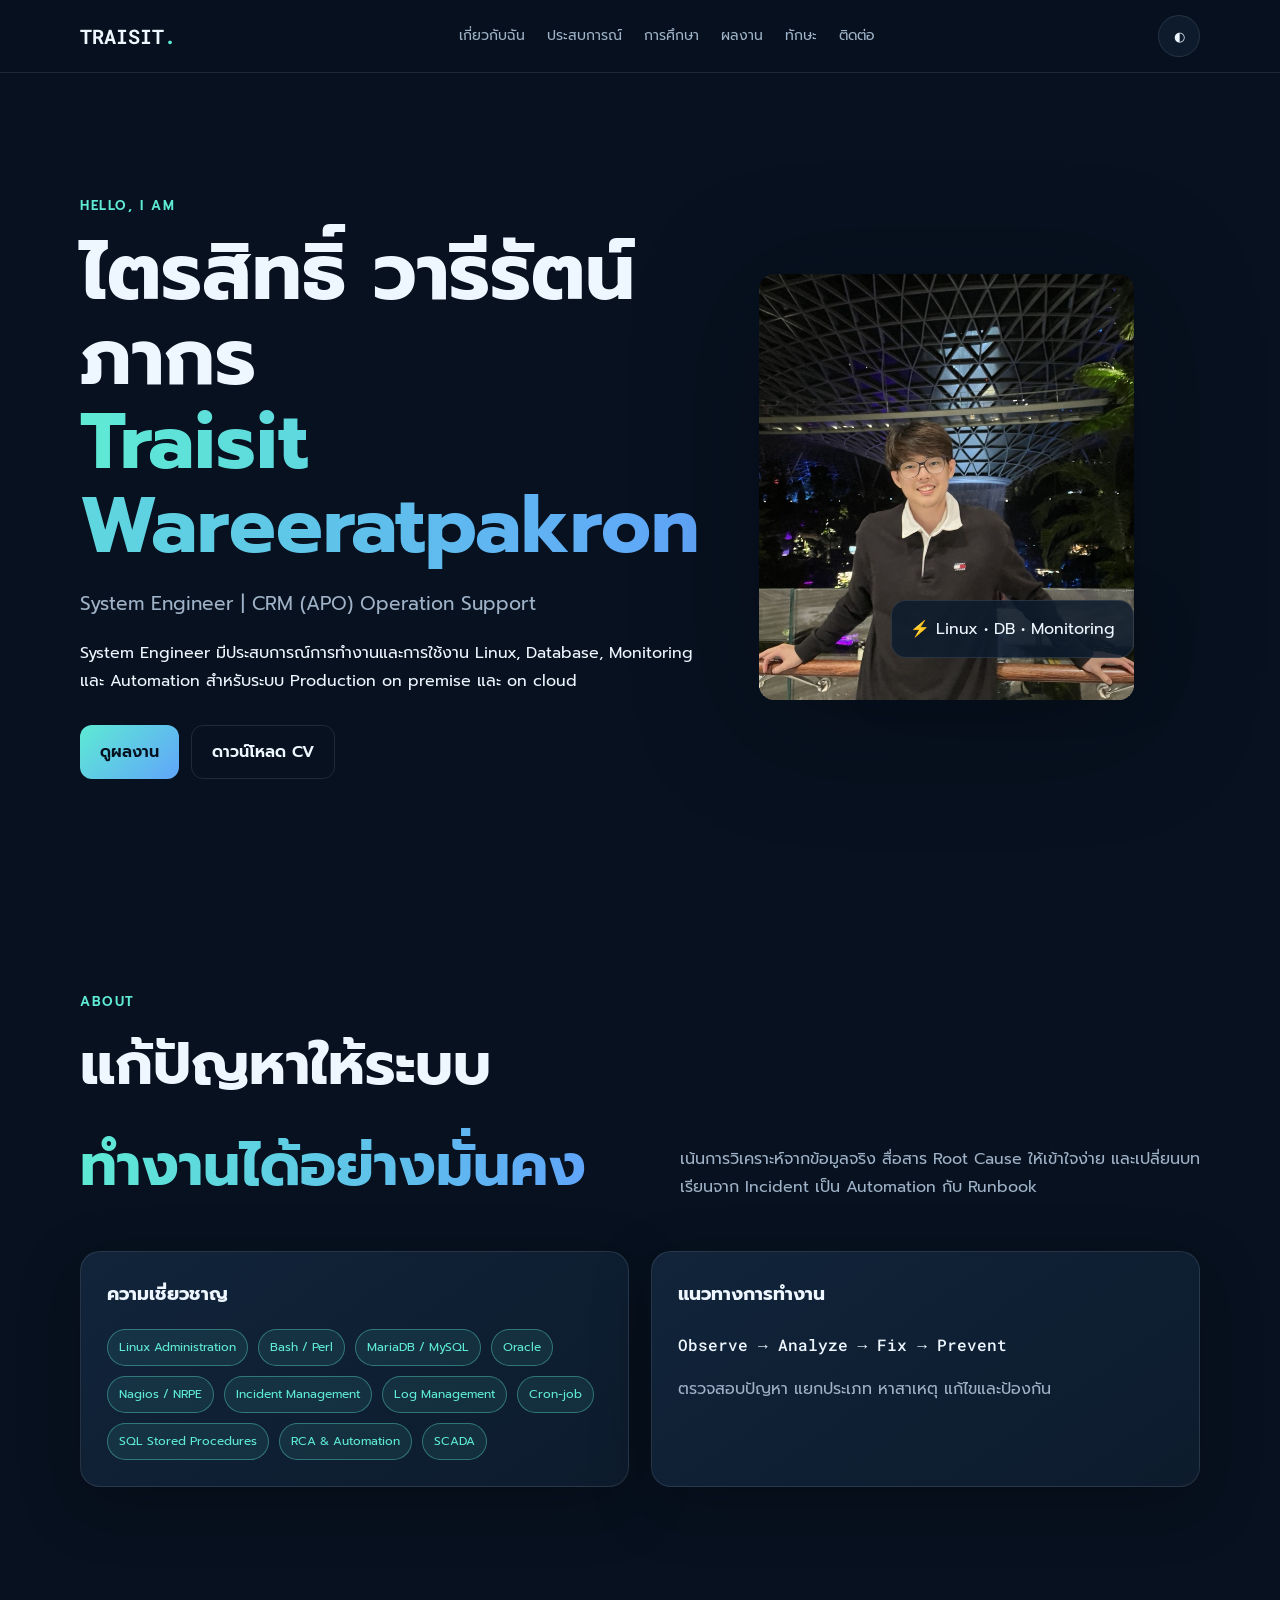
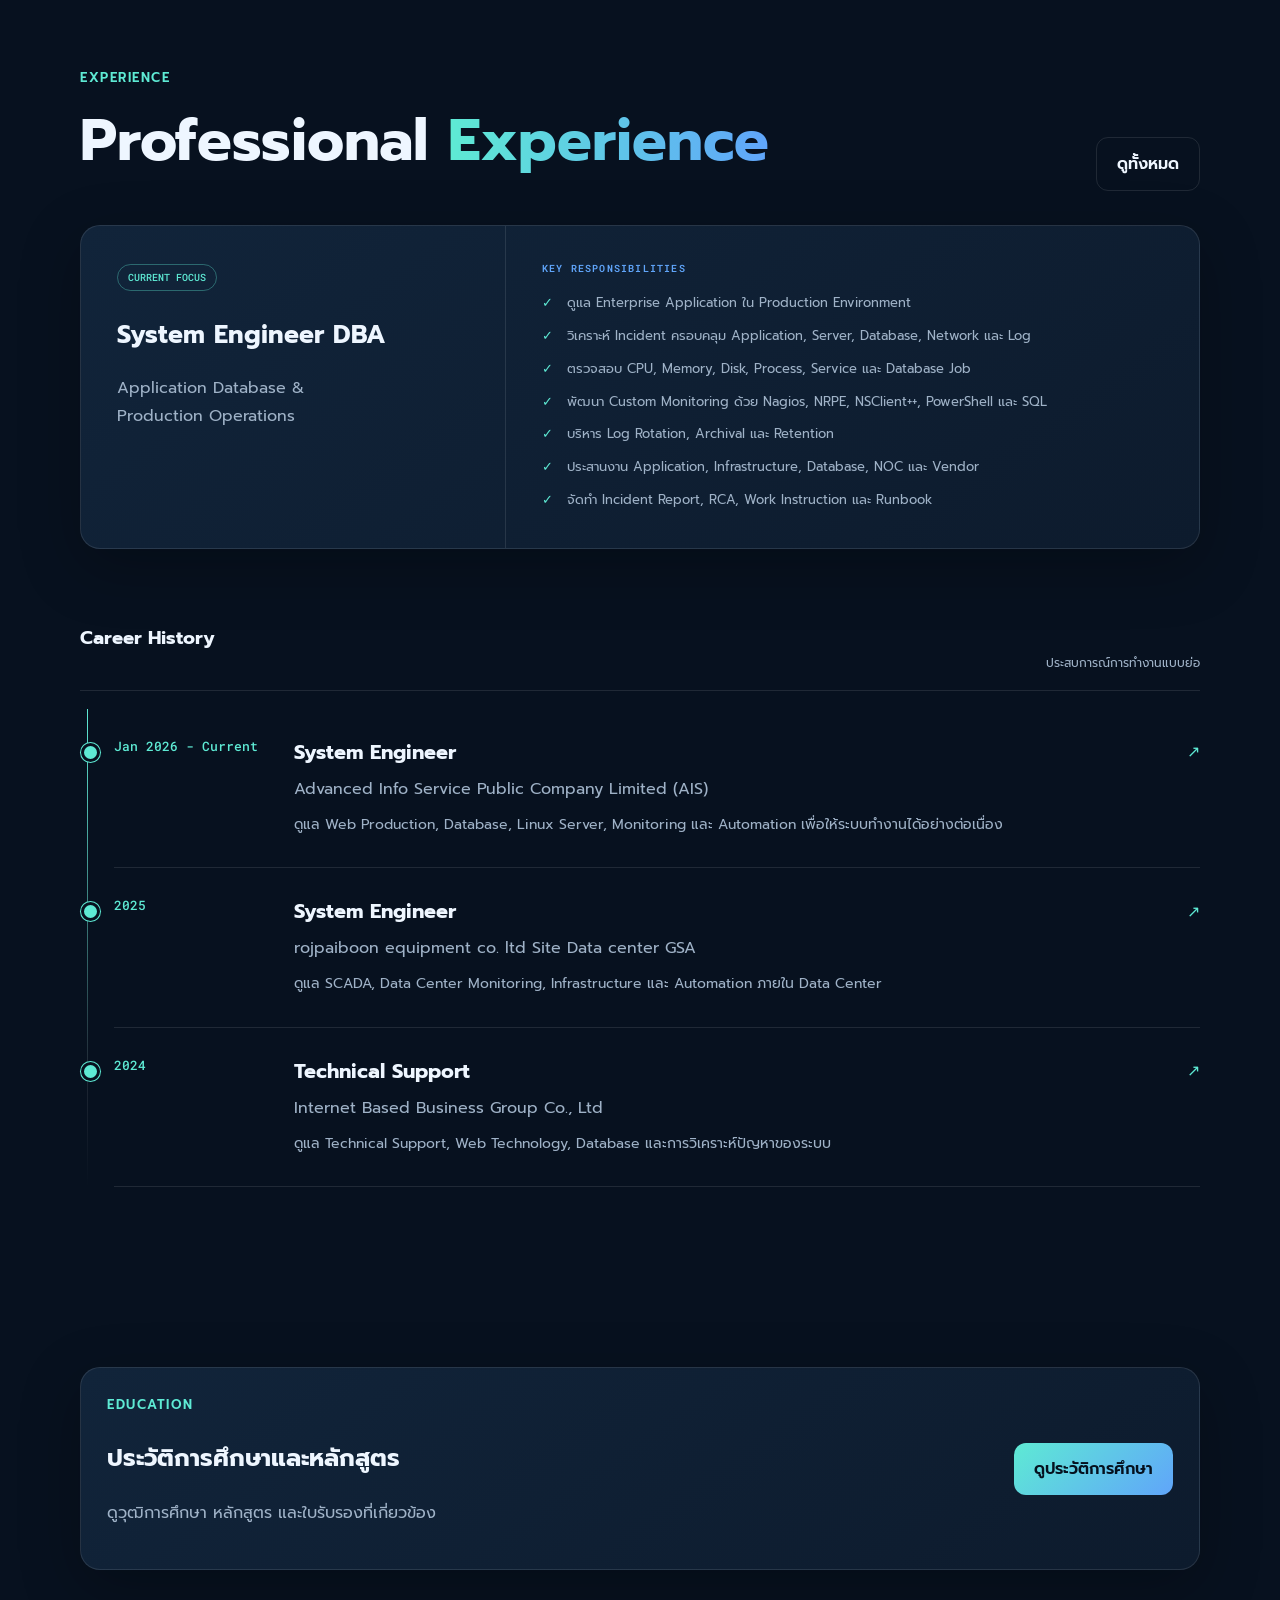
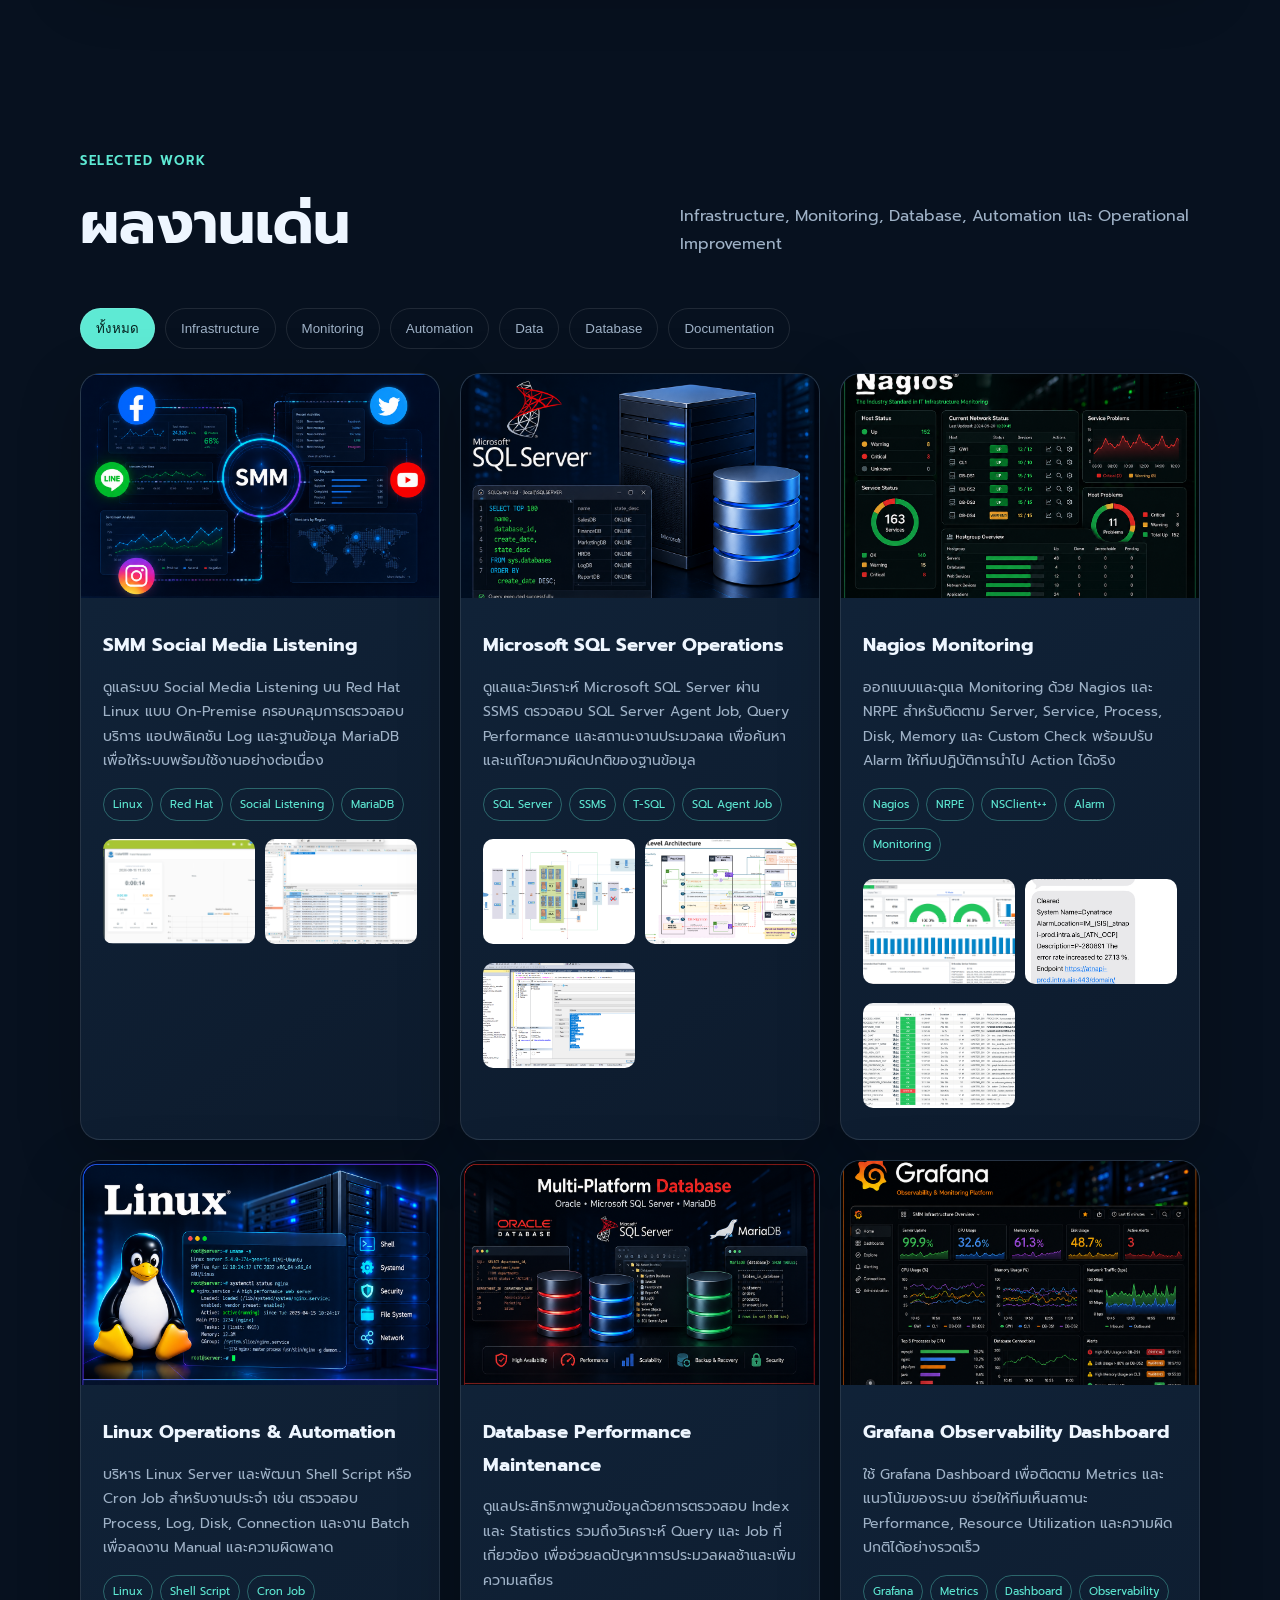
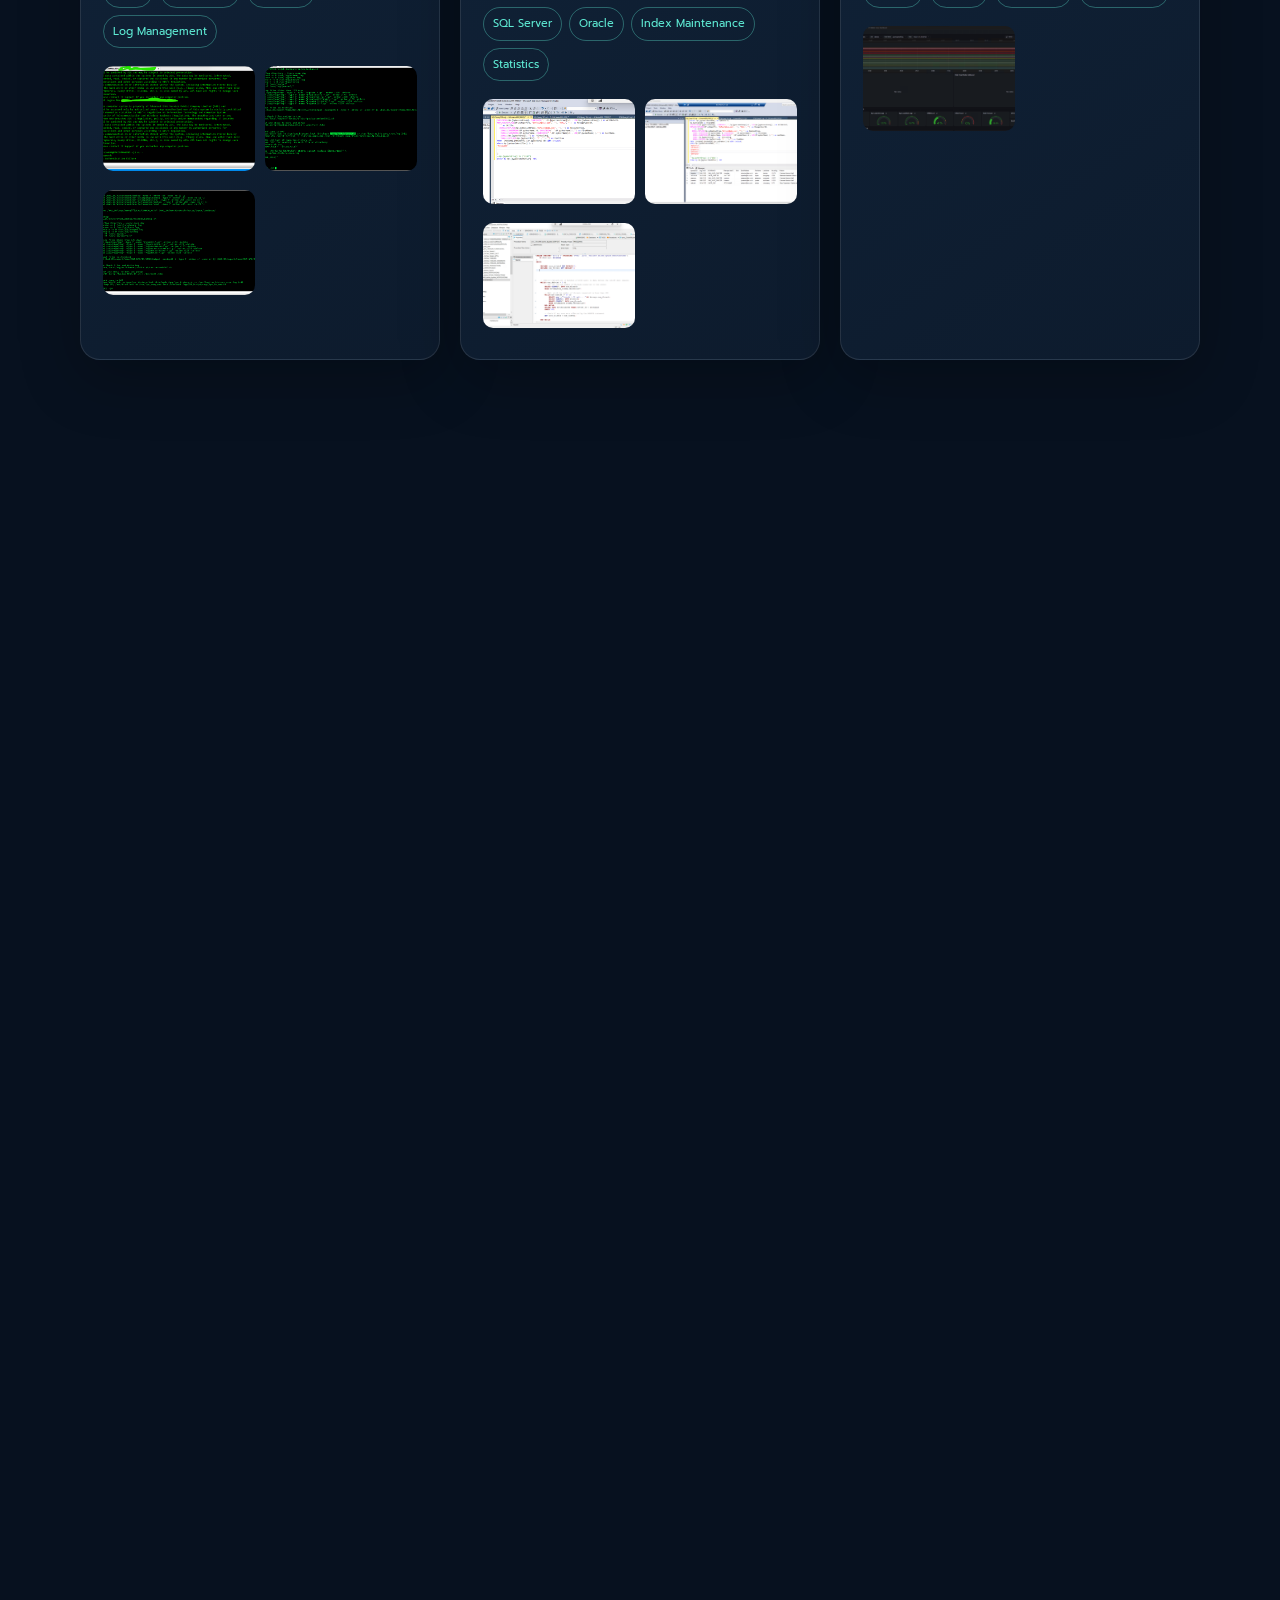
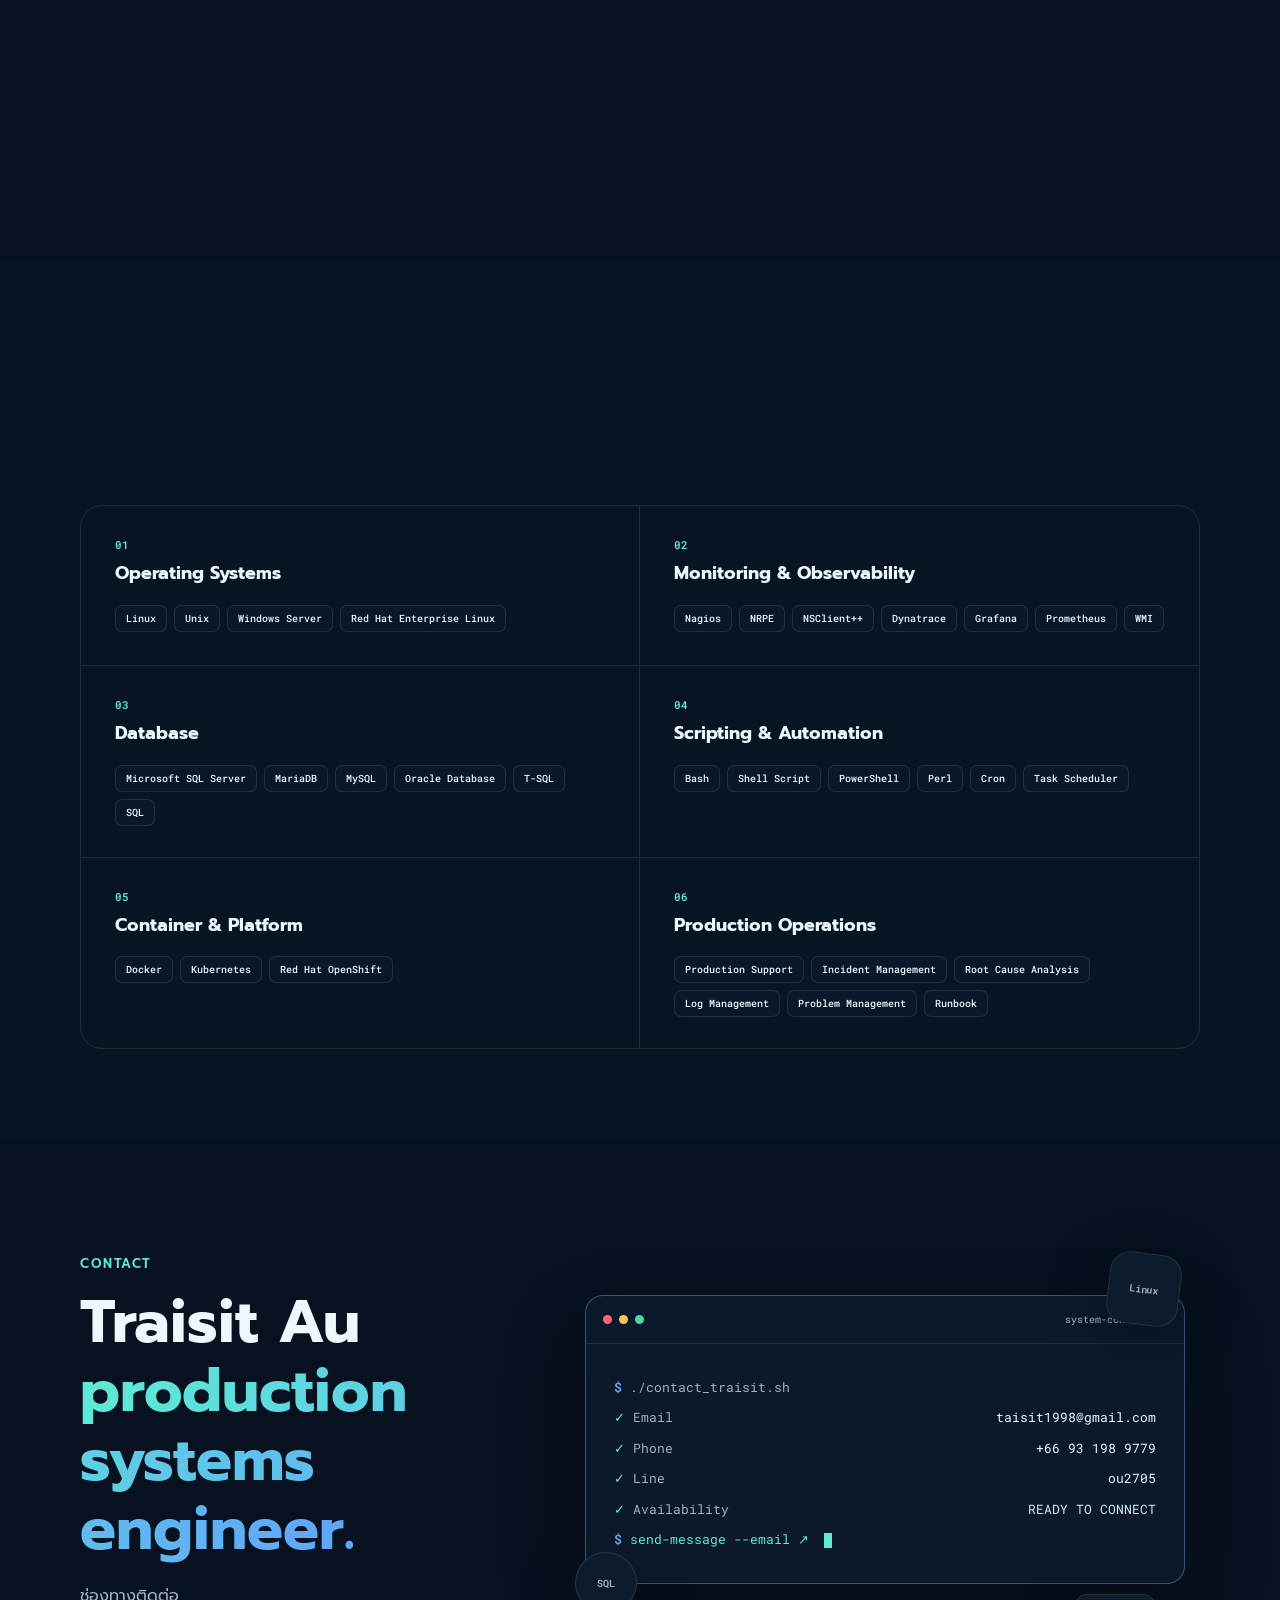
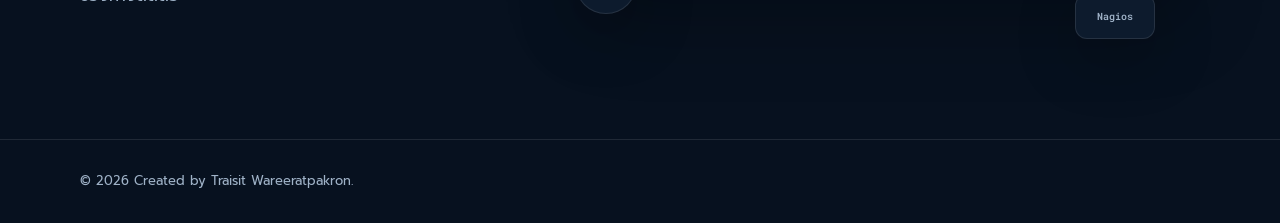
<file: index.html>
<!doctype html>
<html lang="th">
<head>
  <meta charset="utf-8">
  <meta name="viewport" content="width=device-width, initial-scale=1">
  <meta
    name="description"
    content="CV และ Portfolio ของ Traisit Wareeratpakron, System Engineer"
  >
  <meta name="theme-color" content="#07111f">
  <title>Traisit | System Engineer</title>
  <link rel="stylesheet" href="assets/css/style.css">
  <link rel="icon" type="image/png" href="assets/images/favicon.png">
</head>
<body>
  <!-- ======================================================================
       NAVIGATION
       ====================================================================== -->
  <nav class="nav">
    <div class="container nav-inner">
      <a class="logo" href="#home">TRAISIT<span>.</span></a>

      <div class="nav-links" id="navLinks">
        <a href="#about">เกี่ยวกับฉัน</a>
        <a href="#experience">ประสบการณ์</a>
        <a href="education.html">การศึกษา</a>
        <a href="#projects">ผลงาน</a>
        <a href="#technical-skills">ทักษะ</a>
        <a href="#contact">ติดต่อ</a>
      </div>

      <div class="nav-actions">
        <button
          class="theme"
          id="themeBtn"
          type="button"
          aria-label="สลับธีม"
        >◐</button>

        <button
          class="theme mobile"
          id="menuBtn"
          type="button"
          aria-label="เปิดเมนู"
          aria-expanded="false"
        >☰</button>
      </div>
    </div>
  </nav>

  <main>
    <!-- ====================================================================
         HERO
         ชื่อ ตำแหน่ง และ Summary โหลดจาก data.json ผ่าน app.js
         ==================================================================== -->
    <header class="container hero" id="home">
      <div class="reveal">
        <div class="eyebrow">Hello, I am</div>

        <h1>
          <span id="name"></span><br>
          <span class="gradient" id="nameEn"></span>
        </h1>

        <p class="lead" id="role"></p>
        <p id="summary"></p>

        <div class="actions">
          <a class="btn primary" href="#projects">ดูผลงาน</a>
          <a class="btn" href="assets/pdf/cvtraisit.pdf" download>
            ดาวน์โหลด CV
          </a>
        </div>
      </div>

      <div class="portrait-wrap reveal">
        <img
          class="portrait"
          src="assets/images/profile_photo.png"
          alt="ภาพโปรไฟล์ Traisit"
        >
        <div class="float-card">⚡ Linux • DB • Monitoring</div>
      </div>
    </header>

    <!-- ====================================================================
         ABOUT
         #skills จะถูกเติมด้วยข้อมูล skills จาก data.json ผ่าน renderSkills()
         ==================================================================== -->
    <section id="about" class="about-section">
      <div class="container">
        <div class="section-head reveal">
          <div>
            <div class="eyebrow">ABOUT</div>
            <h2>
              แก้ปัญหาให้ระบบ<br>
              <span class="gradient">ทำงานได้อย่างมั่นคง</span>
            </h2>
          </div>

          <p>
            เน้นการวิเคราะห์จากข้อมูลจริง สื่อสาร Root Cause ให้เข้าใจง่าย
            และเปลี่ยนบทเรียนจาก Incident เป็น Automation กับ Runbook
          </p>
        </div>

        <div class="about-cards">
          <!-- app.js สร้าง <span> ภายใน #skills จาก data.json -->
          <article class="card about-card reveal">
            <h3>ความเชี่ยวชาญ</h3>
            <div class="expertise-tags" id="skills"></div>
          </article>

          <article class="card about-card reveal">
            <h3>แนวทางการทำงาน</h3>
            <p class="work-flow">
              Observe → Analyze → Fix → Prevent
            </p>
            <p>
              ตรวจสอบปัญหา แยกประเภท หาสาเหตุ แก้ไขและป้องกัน
            </p>
          </article>
        </div>
      </div>
    </section>

    <!-- ====================================================================
         EXPERIENCE
         Career History โหลดจาก experience-data.json ผ่าน app.js
         ==================================================================== -->
    <section id="experience">
      <div class="container">
        <div class="section-head reveal">
          <div>
            <div class="eyebrow">EXPERIENCE</div>
            <h2>
              Professional <span class="gradient">Experience</span>
            </h2>
          </div>
          <a class="btn" href="work-experience.html">ดูทั้งหมด</a>
        </div>

        <article class="card experience-focus reveal">
          <div class="focus-side">
            <span class="badge">CURRENT FOCUS</span>
            <h3>System Engineer DBA</h3>
            <p>
              Application Database &amp;<br>
              Production Operations
            </p>
          </div>

          <div class="focus-main">
            <div class="mini-title">KEY RESPONSIBILITIES</div>
            <ul class="check-list">
              <li>ดูแล Enterprise Application ใน Production Environment</li>
              <li>วิเคราะห์ Incident ครอบคลุม Application, Server, Database, Network และ Log</li>
              <li>ตรวจสอบ CPU, Memory, Disk, Process, Service และ Database Job</li>
              <li>พัฒนา Custom Monitoring ด้วย Nagios, NRPE, NSClient++, PowerShell และ SQL</li>
              <li>บริหาร Log Rotation, Archival และ Retention</li>
              <li>ประสานงาน Application, Infrastructure, Database, NOC และ Vendor</li>
              <li>จัดทำ Incident Report, RCA, Work Instruction และ Runbook</li>
            </ul>
          </div>
        </article>

        <div class="career-title reveal">
          <h3>Career History</h3>
          <span>ประสบการณ์การทำงานแบบย่อ</span>
        </div>

        <div class="timeline" id="timeline"></div>
      </div>
    </section>

    <!-- ====================================================================
         EDUCATION PREVIEW
         ==================================================================== -->
    <section id="education-preview">
      <div class="container">
        <div class="card education-preview reveal">
          <div>
            <div class="eyebrow">EDUCATION</div>
            <h2>ประวัติการศึกษาและหลักสูตร</h2>
            <p>ดูวุฒิการศึกษา หลักสูตร และใบรับรองที่เกี่ยวข้อง</p>
          </div>
          <a class="btn primary" href="education.html">
            ดูประวัติการศึกษา
          </a>
        </div>
      </div>
    </section>

    <!-- ====================================================================
         PROJECTS
         โหลดจาก gallery-data.json ผ่าน app.js
         ==================================================================== -->
    <section id="projects">
      <div class="container">
        <div class="section-head reveal">
          <div>
            <div class="eyebrow">SELECTED WORK</div>
            <h2>ผลงานเด่น</h2>
          </div>
          <p>
            Infrastructure, Monitoring, Database, Automation
            และ Operational Improvement
          </p>
        </div>

        <div class="filters">
          <button class="filter active" type="button" data-filter="all">ทั้งหมด</button>
          <button class="filter" type="button" data-filter="infrastructure">Infrastructure</button>
          <button class="filter" type="button" data-filter="monitoring">Monitoring</button>
          <button class="filter" type="button" data-filter="automation">Automation</button>
          <button class="filter" type="button" data-filter="data">Data</button>
          <button class="filter" type="button" data-filter="database">Database</button>
          <button class="filter" type="button" data-filter="documentation">Documentation</button>
        </div>

        <div class="project-grid" id="projectGrid"></div>
      </div>
    </section>

    <!-- ====================================================================
         TECHNICAL SKILLS
         โหลดจาก technicalSkills ใน data.json ผ่าน app.js
         ==================================================================== -->
    <section id="technical-skills" class="skills-section">
      <div class="container">
        <div class="skills-heading reveal">
          <div class="eyebrow">TOOLBOX</div>
          <h2>
            Technical <span class="gradient">Skills</span>
          </h2>
        </div>

        <div
          class="skills-matrix reveal"
          id="technicalSkills"
        ></div>
      </div>
    </section>

    <!-- ====================================================================
         CONTACT
         Email, Phone และ Line โหลดจาก data.json
         ==================================================================== -->
    <section id="contact" class="contact-section">
      <div class="container contact-layout">
        <div class="contact-copy reveal">
          <div class="eyebrow">CONTACT</div>
          <h2>
            Traisit Au<br>
            <span class="gradient">production systems engineer.</span>
          </h2>
          <p>ช่องทางติดต่อ</p>
        </div>

        <div class="terminal-contact-wrap reveal">
          <div class="terminal-contact">
            <div class="terminal-bar">
              <div class="terminal-lights">
                <span></span><span></span><span></span>
              </div>
              <small>system-contact.sh</small>
            </div>

            <div class="terminal-body">
              <p><b>$</b> ./contact_traisit.sh</p>

              <p>
                <i>✓</i>
                Email
                <a id="emailDisplayLink" href="mailto:taisit1998@gmail.com">
                  <span id="email"></span>
                </a>
              </p>

              <p>
                <i>✓</i>
                Phone
                <a id="phoneLink" href="tel:+66931989779">
                  <span id="phone"></span>
                </a>
              </p>

              <p>
                <i>✓</i>
                Line
                <a
                  id="lineLink"
                  href="#"
                  target="_blank"
                  rel="noopener noreferrer"
                >
                  <span id="line"></span>
                </a>
              </p>

              <p>
                <i>✓</i>
                Availability
                <em>READY TO CONNECT</em>
              </p>

              <p class="terminal-command">
                <b>$</b>
                <a id="emailLink" href="mailto:taisit1998@gmail.com">
                  send-message --email ↗
                </a>
                <span class="terminal-cursor"></span>
              </p>
            </div>
          </div>

          <span class="terminal-orbit orbit-linux">Linux</span>
          <span class="terminal-orbit orbit-sql">SQL</span>
          <span class="terminal-orbit orbit-nagios">Nagios</span>
        </div>
      </div>
    </section>
  </main>

  <footer>
    <div class="container">
      © <span id="year"></span> Created by Traisit Wareeratpakron.
    </div>
  </footer>

  <!-- ======================================================================
       PROJECT IMAGE MODAL
       ====================================================================== -->
  <div class="modal" id="projectModal" aria-hidden="true">
    <div class="modal-overlay" data-close></div>

    <div
      class="modal-box"
      role="dialog"
      aria-modal="true"
      aria-label="ภาพผลงาน"
    >
      <button
        id="modalClose"
        class="modal-close"
        type="button"
        aria-label="ปิด"
      >×</button>

      <button
        id="modalPrev"
        class="modal-prev"
        type="button"
        aria-label="รูปก่อนหน้า"
      >‹</button>

      <div class="modal-media">
        <img id="modalImage" alt="Project image">
        <p id="modalCaption"></p>
        <div id="modalDots" class="modal-dots"></div>
      </div>

      <button
        id="modalNext"
        class="modal-next"
        type="button"
        aria-label="รูปถัดไป"
      >›</button>
    </div>
  </div>

  <script src="assets/js/app.js"></script>
</body>
</html>
</file>
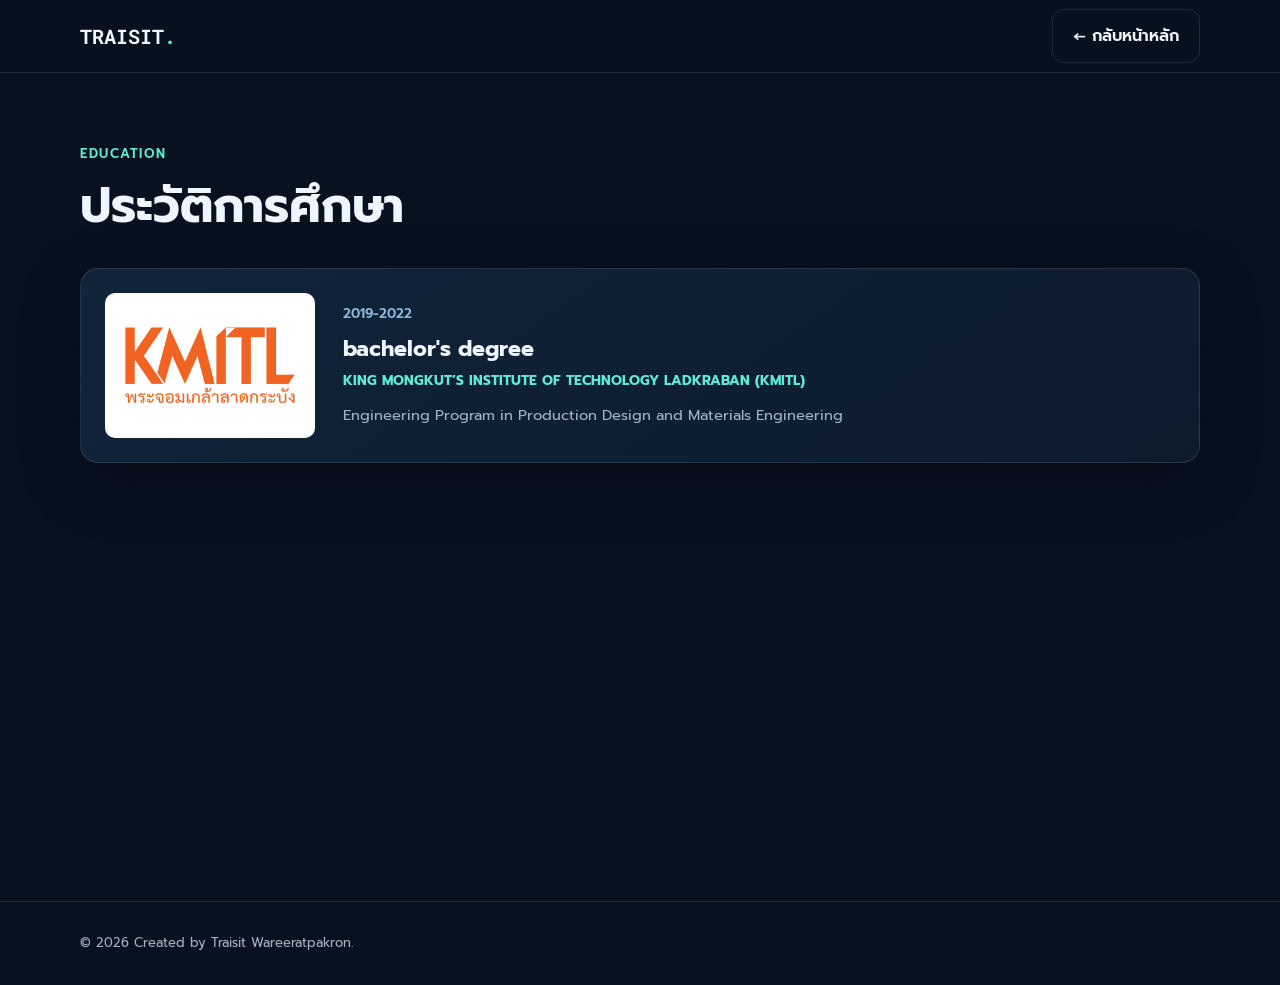
<file: education.html>
<!doctype html>
<html lang="th">
<head>
  <meta charset="utf-8">
  <meta name="viewport" content="width=device-width, initial-scale=1">
  <meta name="description" content="ประวัติการศึกษาของ Traisit Wareeratpakron">
  <meta name="theme-color" content="#07111f">
  <title>ประวัติการศึกษา | Traisit</title>

  <!-- CSS หลักของเว็บไซต์ -->
  <link rel="stylesheet" href="assets/css/style.css">

  <!-- CSS เฉพาะหน้า Education -->
  <link rel="stylesheet" href="assets/css/education.css">
</head>
<body>
  <!-- ======================================================================
       EDUCATION NAVIGATION
       ====================================================================== -->
  <nav class="nav">
    <div class="container nav-inner">
      <a class="logo" href="index.html">TRAISIT<span>.</span></a>
      <a class="btn" href="index.html">← กลับหน้าหลัก</a>
    </div>
  </nav>

  <main>
    <!-- ====================================================================
         EDUCATION SECTION
         JavaScript อ่าน education-data.json และสร้าง Card ใน #educationList
         ==================================================================== -->
    <section class="education-page">
      <div class="container">
        <header class="education-page-heading reveal">
          <div class="eyebrow">EDUCATION</div>
          <h1>ประวัติการศึกษา</h1>
        </header>

        <!-- JavaScript จะสร้าง Education Card ภายใน Element นี้ -->
        <div class="education-list" id="educationList"></div>
      </div>
    </section>
  </main>

  <footer>
    <div class="container">
      © <span id="year"></span> Created by Traisit Wareeratpakron.
    </div>
  </footer>

  <script>
    /* ======================================================================
       FALLBACK EDUCATION
       ใช้เมื่อ education-data.json โหลดไม่ได้หรือมี Syntax Error
       ====================================================================== */
    const fallbackEducation = [
      {
        period: '2019–2022',
        degree: "bachelor's degree",
        institution: "KING MONGKUT'S INSTITUTE OF TECHNOLOGY LADKRABAN (KMITL)",
        description: 'Engineering Program in Production Design and Materials Engineering',
        image: 'assets/images/education/kmitl.png'
      }
    ];

    /* ป้องกันข้อความจาก JSON ถูกตีความเป็น HTML */
    function escapeHTML(value = '') {
      return String(value).replace(
        /[&<>"']/g,
        character => ({
          '&': '&amp;',
          '<': '&lt;',
          '>': '&gt;',
          '"': '&quot;',
          "'": '&#39;'
        })[character]
      );
    }

    /* โหลดข้อมูลจาก education-data.json */
    async function getEducationData() {
      try {
        const response = await fetch('education-data.json');

        if (!response.ok) {
          throw new Error(`Cannot load education-data.json: HTTP ${response.status}`);
        }

        const data = await response.json();

        if (!Array.isArray(data)) {
          throw new Error('education-data.json ต้องเป็น Array');
        }

        return data;
      } catch (error) {
        console.warn(error.message);
        return fallbackEducation;
      }
    }

    /* สร้าง Card แนวนอน รูปซ้าย รายละเอียดขวา */
    function renderEducation(items = []) {
      const educationList = document.getElementById('educationList');

      if (!educationList) {
        console.warn('ไม่พบ Element id="educationList"');
        return;
      }

      educationList.innerHTML = items.map(item => `
        <article class="education-card reveal">
          <div class="education-image-wrap">
            <img
              class="education-image"
              src="${escapeHTML(item.image)}"
              alt="${escapeHTML(item.institution)}"
              loading="lazy"
            >
          </div>

          <div class="education-content">
            <span class="education-period">${escapeHTML(item.period)}</span>
            <h2 class="education-degree">${escapeHTML(item.degree)}</h2>
            <h3 class="education-institution">${escapeHTML(item.institution)}</h3>
            <p class="education-description">${escapeHTML(item.description)}</p>
          </div>
        </article>
      `).join('');
    }

    /* เริ่มต้นหน้า Education */
    async function initEducationPage() {
      const educationData = await getEducationData();
      renderEducation(educationData);

      document.querySelectorAll('.reveal').forEach(element => {
        element.classList.add('show');
      });

      const year = document.getElementById('year');
      if (year) {
        year.textContent = new Date().getFullYear();
      }
    }

    initEducationPage();
  </script>
</body>
</html>
</file>
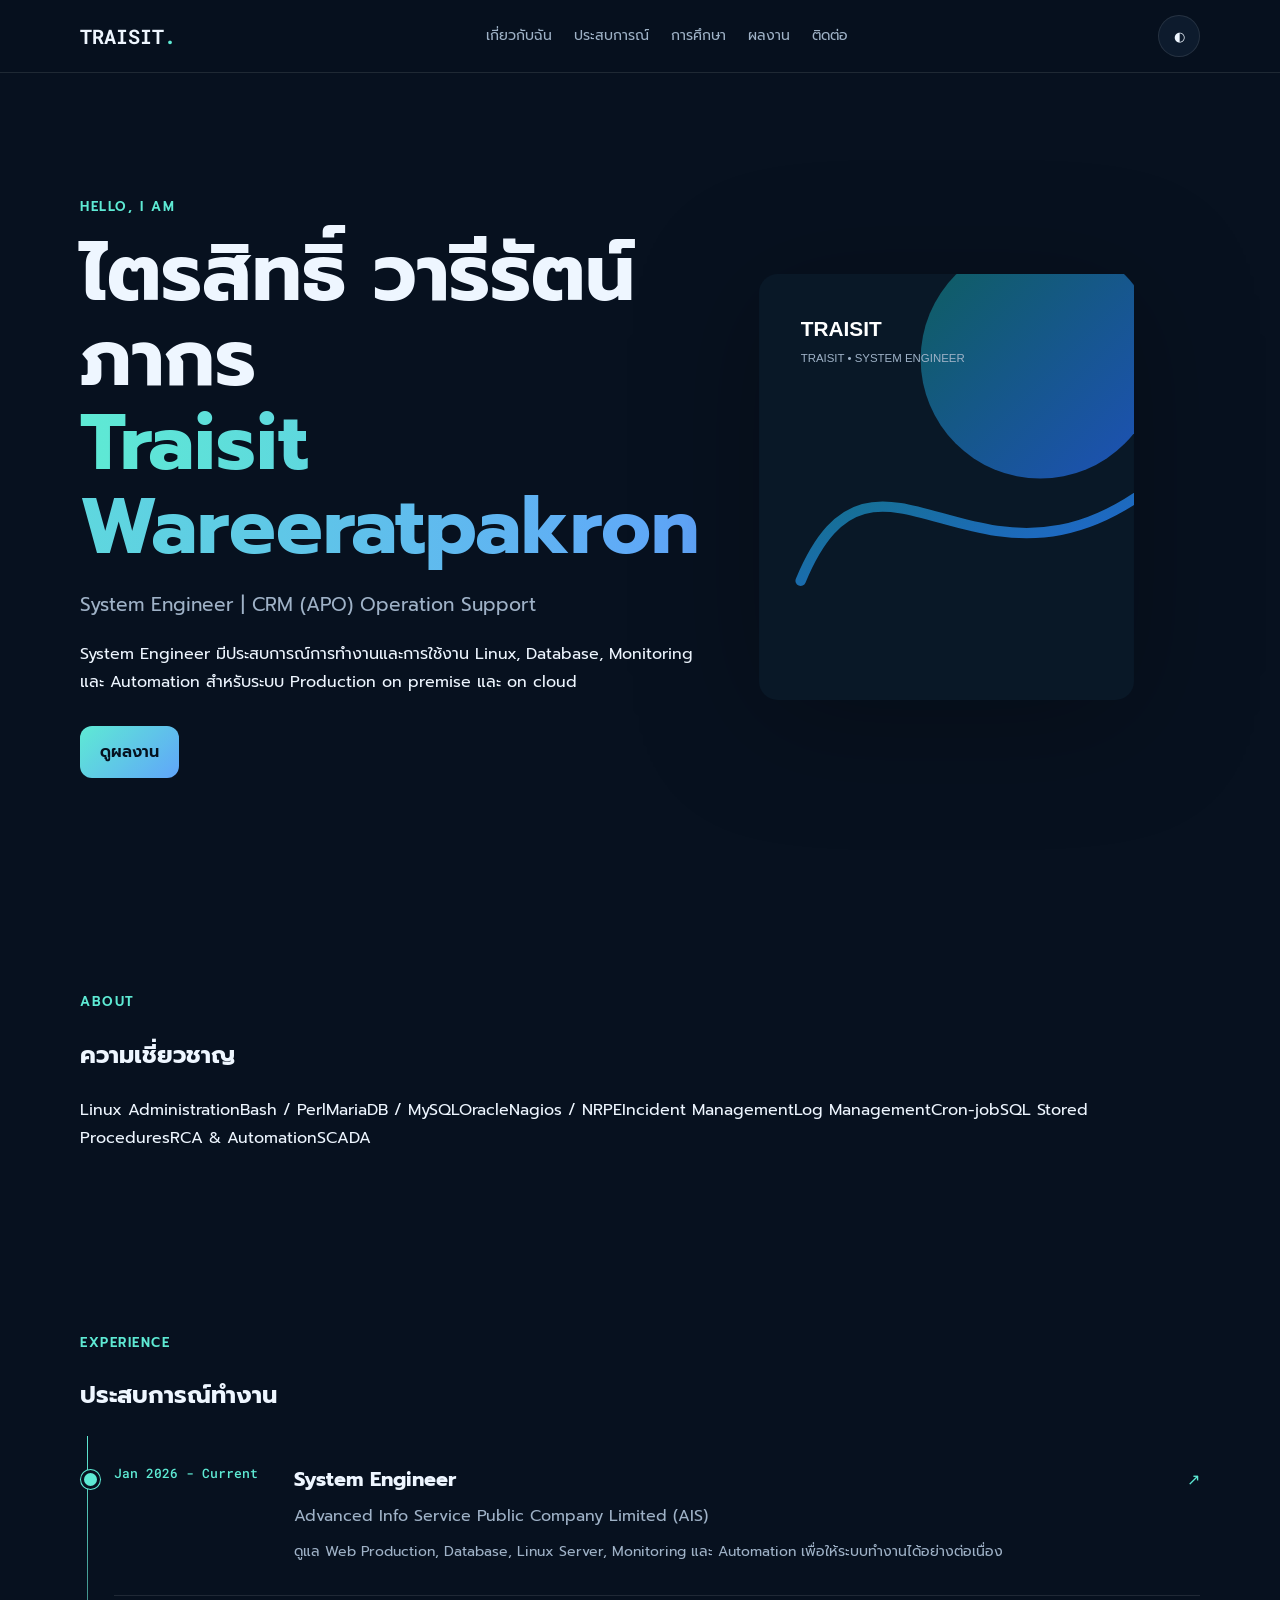
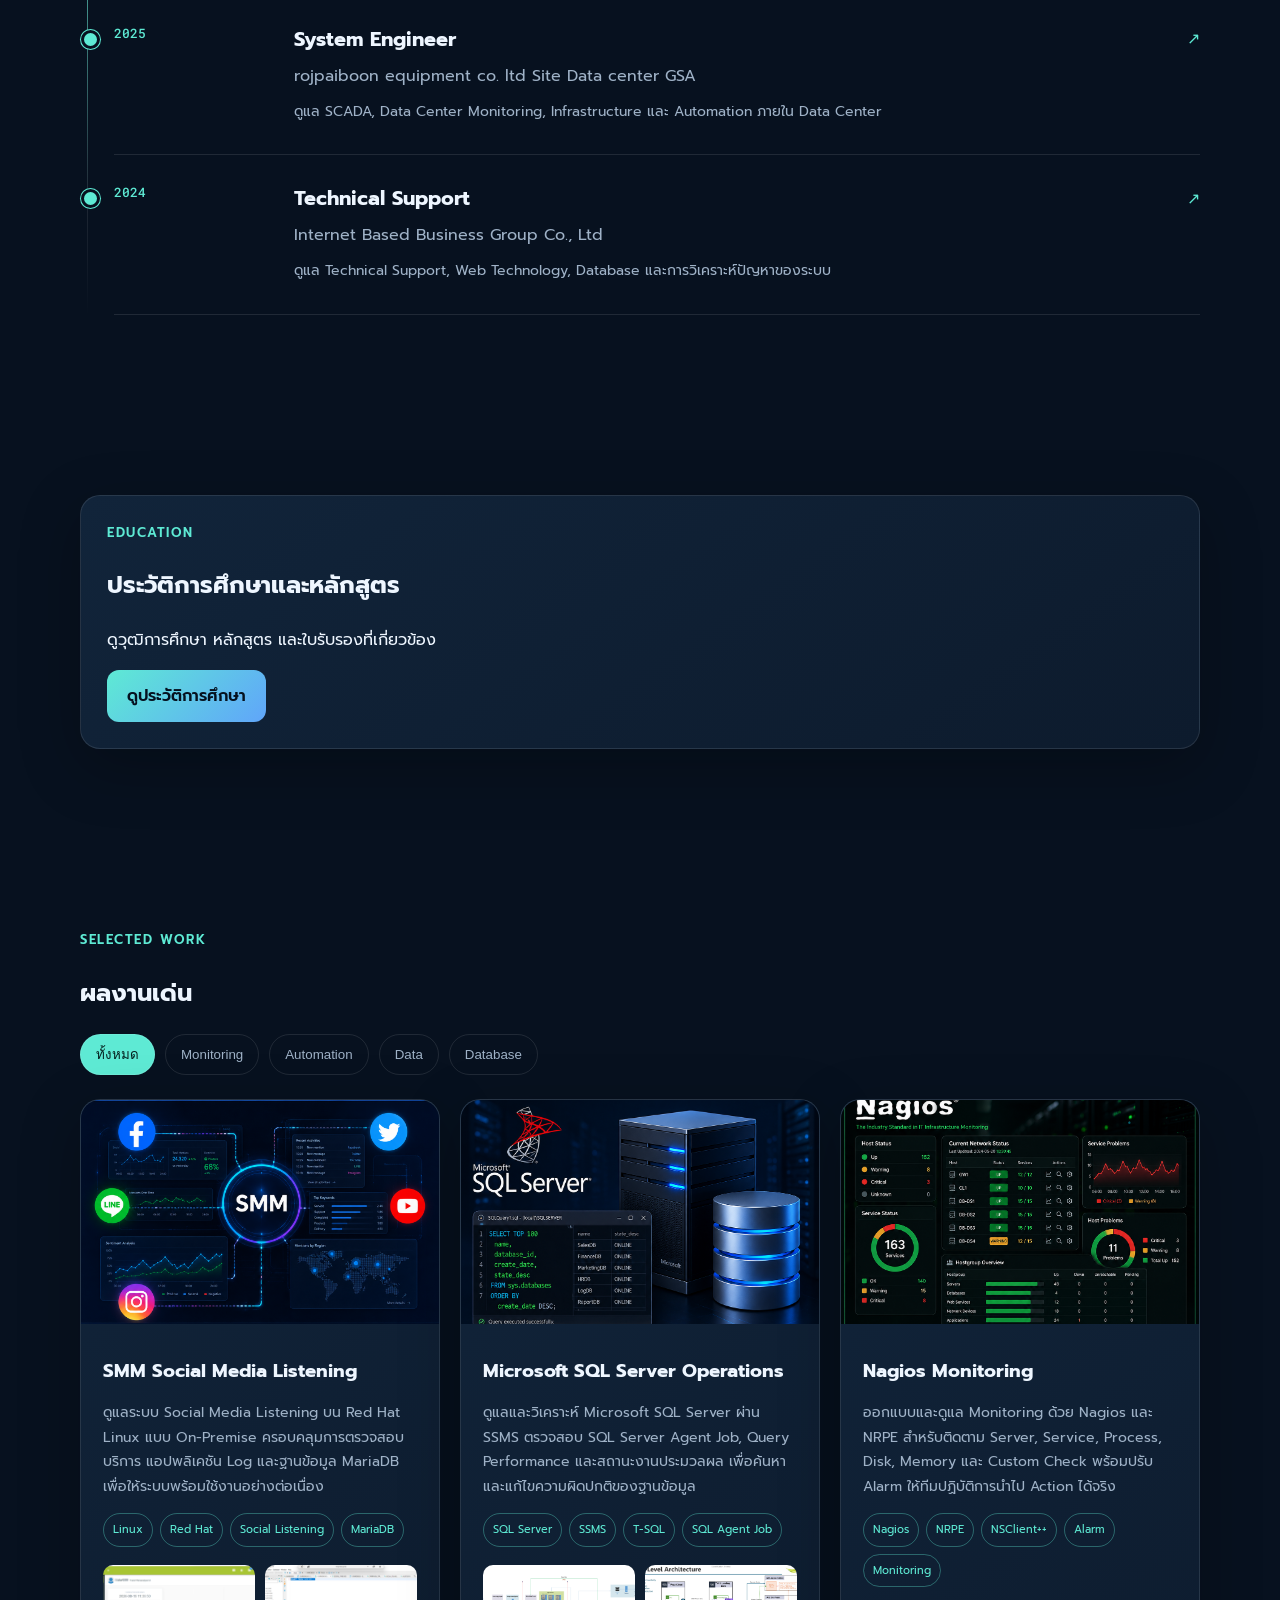
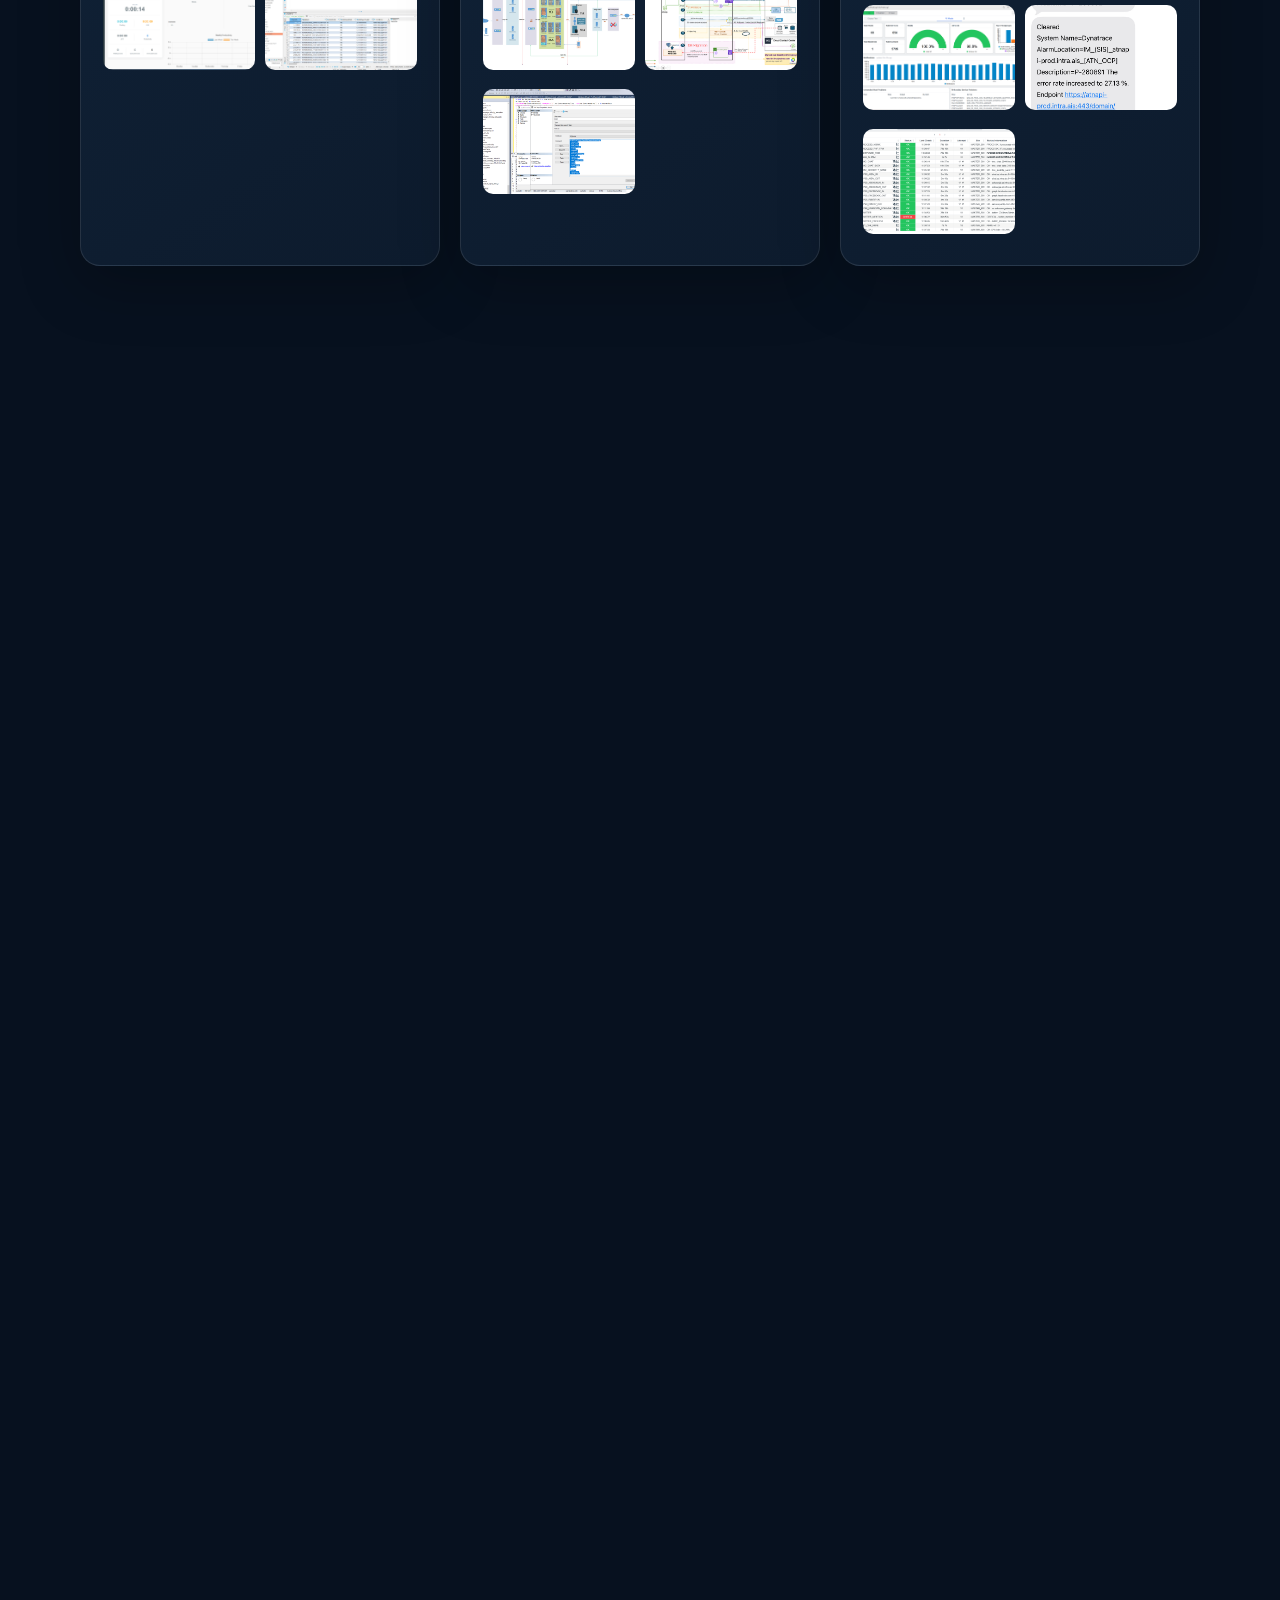
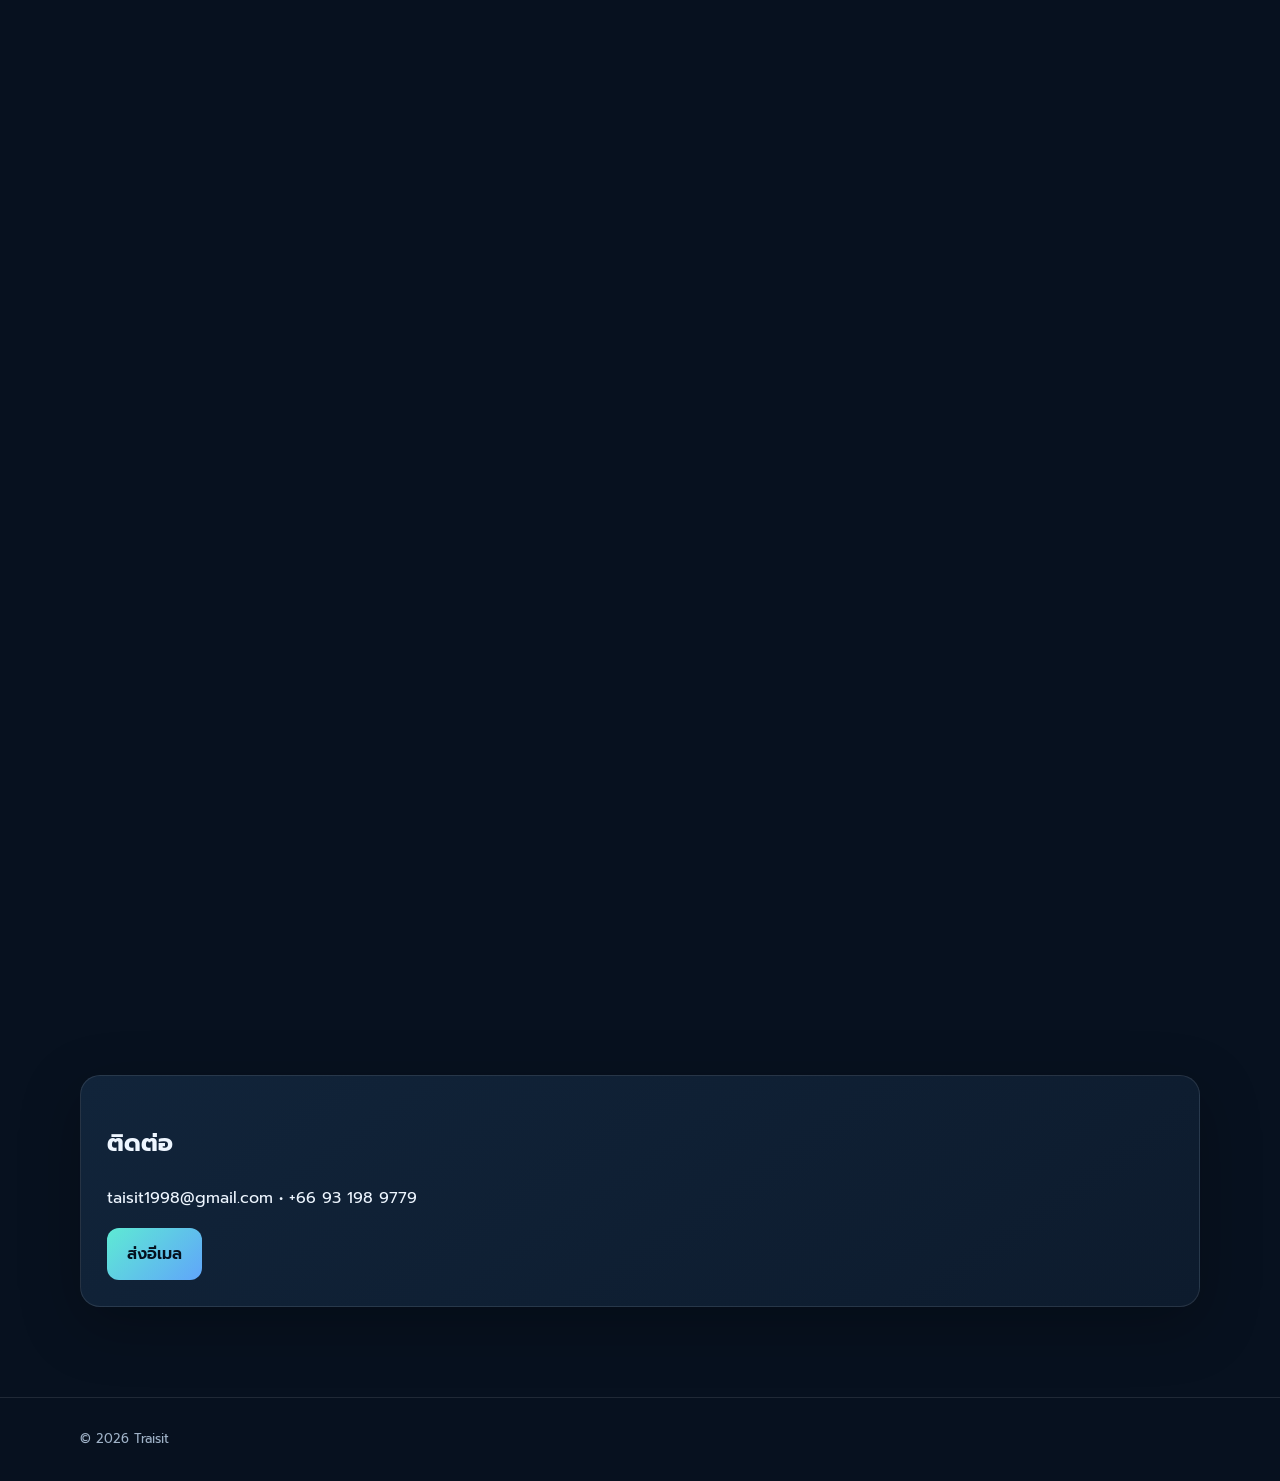
<file: gallery.html>
<!doctype html><html lang="th"><head><meta charset="utf-8"><meta name="viewport" content="width=device-width,initial-scale=1"><title>Traisit | System Engineer</title><link rel="stylesheet" href="assets/css/style.css"></head><body><nav class="nav"><div class="container nav-inner"><a class="logo" href="#home">TRAISIT<span>.</span></a><div class="nav-links" id="navLinks"><a href="#about">เกี่ยวกับฉัน</a><a href="#experience">ประสบการณ์</a><a href="education.html">การศึกษา</a><a href="#projects">ผลงาน</a><a href="#contact">ติดต่อ</a></div><div><button class="theme" id="themeBtn">◐</button><button class="theme mobile" id="menuBtn">☰</button></div></div></nav><main><header class="container hero" id="home"><div class="reveal"><div class="eyebrow">Hello, I am</div><h1><span id="name"></span><br><span class="gradient" id="nameEn"></span></h1><p class="lead" id="role"></p><p id="summary"></p><div class="actions"><a class="btn primary" href="#projects">ดูผลงาน</a></div></div><img class="portrait reveal" src="assets/images/profile.svg" alt="profile"></header><section id="about"><div class="container"><div class="eyebrow">About</div><h2>ความเชี่ยวชาญ</h2><div class="skills" id="skills"></div></div></section><section id="experience"><div class="container"><div class="eyebrow">Experience</div><h2>ประสบการณ์ทำงาน</h2><div class="timeline" id="timeline"></div></div></section><!-- EDUCATION LINK: เนื้อหาจริงอยู่ใน education.html และ education-data.json -->
<section id="education"><div class="container"><div class="card reveal"><div class="eyebrow">Education</div><h2>ประวัติการศึกษาและหลักสูตร</h2><p>ดูวุฒิการศึกษา หลักสูตร และใบรับรองที่เกี่ยวข้อง</p><a class="btn primary" href="education.html">ดูประวัติการศึกษา</a></div></div></section>
<section id="projects"><div class="container"><div class="eyebrow">Selected Work</div><h2>ผลงานเด่น</h2><div class="filters"><button class="filter active" data-filter="all">ทั้งหมด</button><button class="filter" data-filter="monitoring">Monitoring</button><button class="filter" data-filter="automation">Automation</button><button class="filter" data-filter="data">Data</button><button class="filter" data-filter="database">Database</button></div><div class="project-grid" id="projectGrid"></div></div></section><section id="contact"><div class="container card"><h2>ติดต่อ</h2><p><span id="email"></span> • <span id="phone"></span></p><a class="btn primary" id="emailLink">ส่งอีเมล</a></div></section></main><footer><div class="container">© <span id="year"></span> Traisit</div></footer><script src="assets/js/app.js"></script></body></html>
</file>
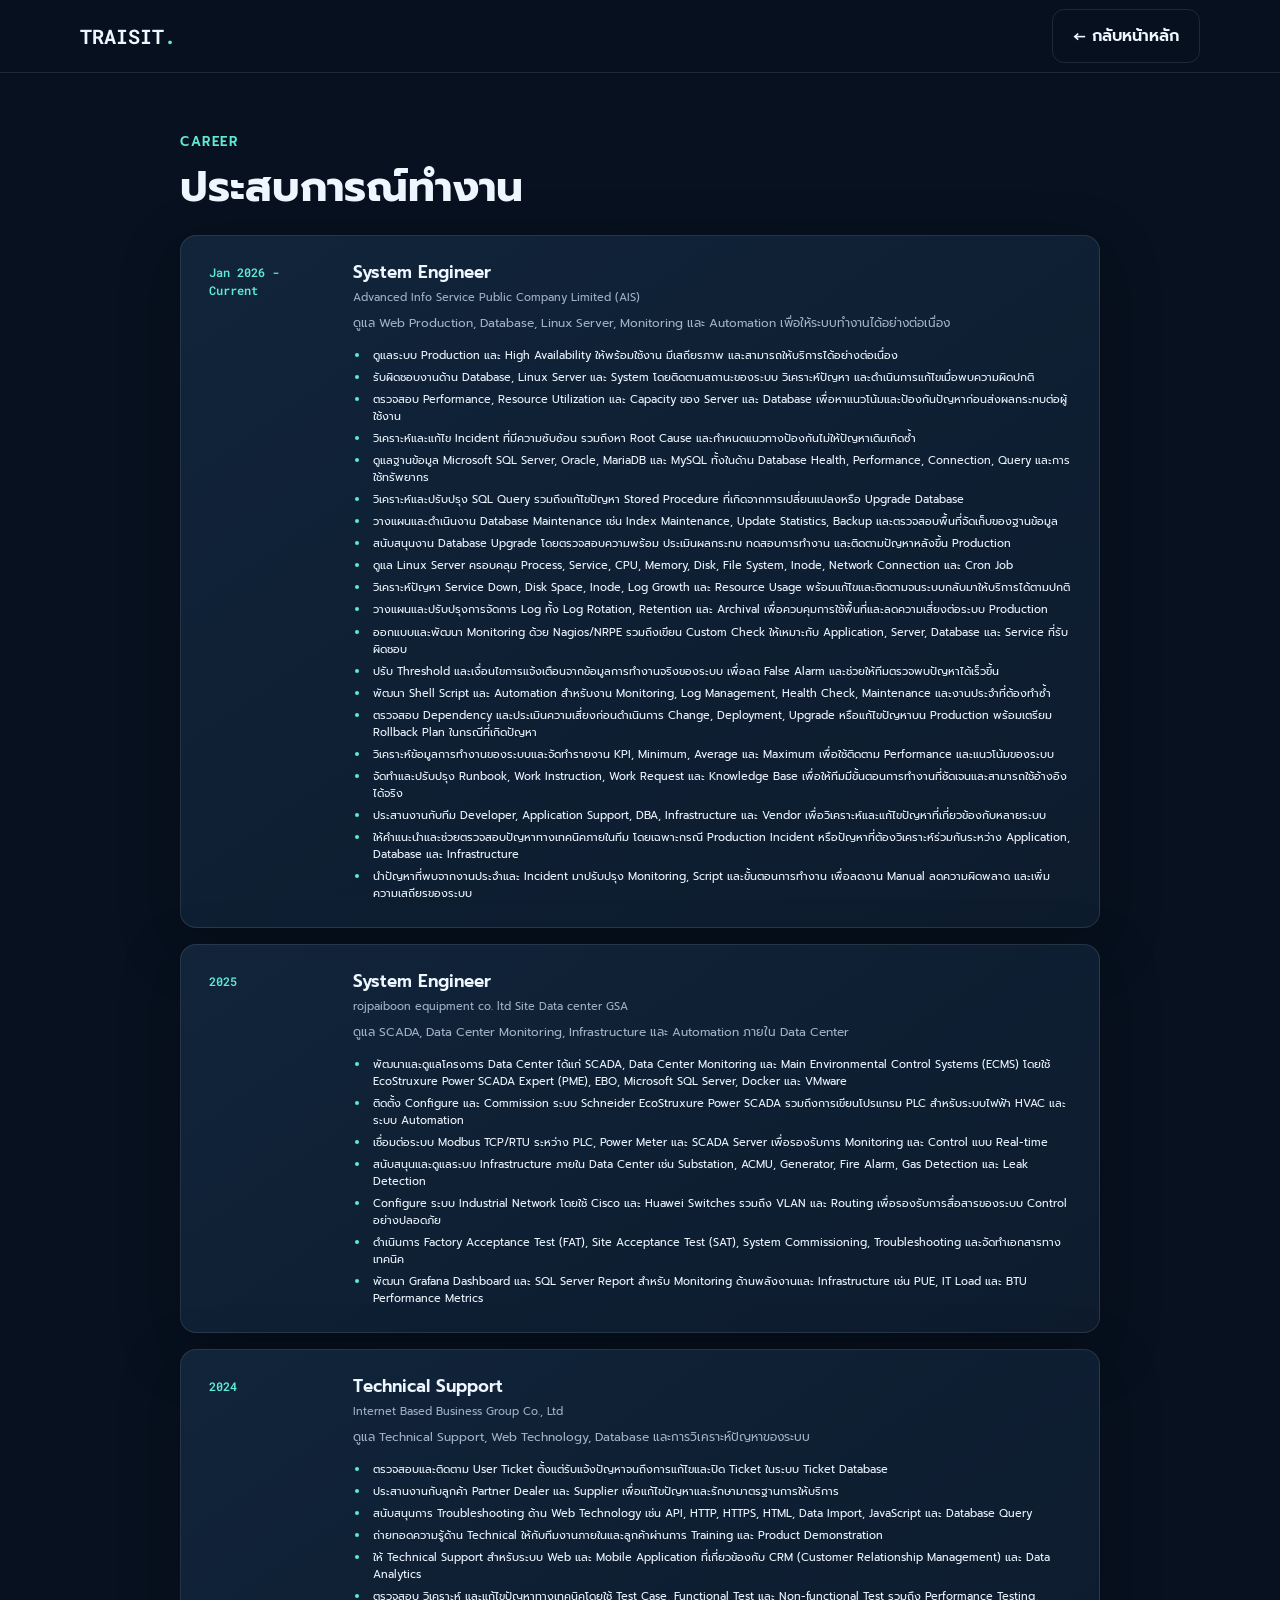
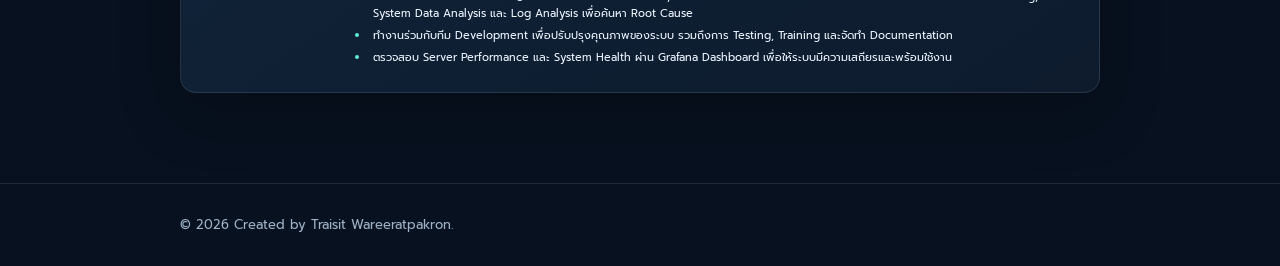
<file: work-experience.html>
<!doctype html>
<html lang="th">
<head>
  <meta charset="utf-8">
  <meta name="viewport" content="width=device-width, initial-scale=1">
  <meta name="description" content="ประสบการณ์ทำงานของ Traisit Wareeratpakron">
  <meta name="theme-color" content="#07111f">
  <title>ประสบการณ์ทำงาน | Traisit</title>

  <!-- โหลด CSS หลักของเว็บไซต์ ต้องเป็นแท็ก link แบบนี้เท่านั้น -->
  <link rel="stylesheet" href="assets/css/style.css">

  <!-- Style เฉพาะหน้านี้ เพื่อให้กลับเป็น Card แบบเดิม -->
  <style>
    /* ================================================================
       WORK EXPERIENCE PAGE LAYOUT
       ================================================================ */
    .work-page {
      min-height: calc(100vh - 72px);
      padding: 58px 0 90px;
    }

    .work-page-container {
      width: min(920px, calc(100% - 40px));
      margin: 0 auto;
    }

    .work-page-heading {
      margin-bottom: 22px;
    }

    .work-page-heading h1 {
      margin: 7px 0 0;
      color: var(--text);
      font-size: clamp(28px, 4vw, 42px);
      line-height: 1.25;
    }

    /* ================================================================
       EXPERIENCE LIST
       ไม่มีเส้น Timeline แต่ละรายการเป็น Card แยกกัน
       ================================================================ */
    .experience-list {
      display: grid;
      gap: 16px;
    }

    .experience-card {
      display: grid;
      grid-template-columns: 120px minmax(0, 1fr);
      gap: 24px;
      padding: 25px 28px;
      border: 1px solid var(--line);
      border-radius: 16px;
      background: linear-gradient(145deg, var(--card), var(--surface));
      box-shadow: var(--shadow);
    }

    .experience-period {
      padding-top: 2px;
      color: var(--brand);
      font-family: 'Roboto Mono', monospace;
      font-size: 12px;
      font-weight: 600;
      line-height: 1.5;
    }

    .experience-content {
      min-width: 0;
    }

    .experience-role {
      margin: 0 0 4px;
      color: var(--text);
      font-size: 17px;
      font-weight: 600;
      line-height: 1.4;
    }

    .experience-company {
      margin: 0 0 8px;
      color: var(--muted);
      font-size: 11px;
      font-weight: 400;
      line-height: 1.55;
    }

    .experience-summary {
      margin: 0 0 13px;
      color: var(--muted);
      font-size: 12px;
      line-height: 1.65;
    }

    .experience-details {
      display: grid;
      gap: 5px;
      margin: 0;
      padding-left: 17px;
    }

    .experience-details li {
      padding-left: 3px;
      color: var(--text);
      font-size: 11px;
      line-height: 1.55;
    }

    .experience-details li::marker {
      color: var(--brand);
    }

    .experience-status {
      padding: 24px;
      border: 1px solid var(--line);
      border-radius: 16px;
      background: linear-gradient(145deg, var(--card), var(--surface));
      color: var(--muted);
    }

    .experience-status.error {
      color: #ff8896;
    }

    /* ================================================================
       MOBILE
       ================================================================ */
    @media (max-width: 700px) {
      .work-page {
        padding: 44px 0 65px;
      }

      .experience-card {
        grid-template-columns: 1fr;
        gap: 7px;
        padding: 22px 19px;
      }

      .experience-role {
        font-size: 16px;
      }

      .experience-details li {
        font-size: 10.5px;
      }
    }
  </style>
</head>
<body>
  <!-- ==================================================================
       NAVIGATION
       ================================================================== -->
  <nav class="nav">
    <div class="container nav-inner">
      <a class="logo" href="index.html">TRAISIT<span>.</span></a>
      <a class="btn" href="index.html">← กลับหน้าหลัก</a>
    </div>
  </nav>

  <main>
    <!-- ================================================================
         WORK EXPERIENCE
         ข้อมูลทั้งหมดโหลดจาก experience-data.json
         ================================================================ -->
    <section class="work-page">
      <div class="work-page-container">
        <header class="work-page-heading">
          <div class="eyebrow">CAREER</div>
          <h1>ประสบการณ์ทำงาน</h1>
        </header>

        <!-- JavaScript จะสร้าง Card ลงในพื้นที่นี้ -->
        <div class="experience-list" id="experienceList">
          <div class="experience-status">กำลังโหลดข้อมูลประสบการณ์ทำงาน...</div>
        </div>
      </div>
    </section>
  </main>

  <footer>
    <div class="work-page-container">
      © <span id="year"></span> Created by Traisit Wareeratpakron.
    </div>
  </footer>

  <script>
    /* ป้องกันข้อความจาก JSON ถูกแปลเป็น HTML */
    function escapeHTML(value = '') {
      return String(value).replace(
        /[&<>"']/g,
        character => ({
          '&': '&amp;',
          '<': '&lt;',
          '>': '&gt;',
          '"': '&quot;',
          "'": '&#39;'
        })[character]
      );
    }

    /* โหลดข้อมูลจาก experience-data.json */
    async function getExperienceData() {
      const response = await fetch('experience-data.json');

      if (!response.ok) {
        throw new Error(`Cannot load experience-data.json: HTTP ${response.status}`);
      }

      const data = await response.json();

      if (!Array.isArray(data)) {
        throw new Error('experience-data.json ต้องเป็น Array');
      }

      return data;
    }

    /* รองรับทั้ง details และ responsibilities */
    function getDetails(item) {
      if (Array.isArray(item.details)) {
        return item.details;
      }

      if (Array.isArray(item.responsibilities)) {
        return item.responsibilities;
      }

      return [];
    }

    /* สร้าง Card: ปีซ้าย รายละเอียดขวา */
    function renderExperiences(items = []) {
      const container = document.getElementById('experienceList');

      if (!container) {
        return;
      }

      if (!items.length) {
        container.innerHTML = '<div class="experience-status">ไม่พบข้อมูลประสบการณ์ทำงาน</div>';
        return;
      }

      container.innerHTML = items.map(item => {
        const details = getDetails(item);

        return `
          <article class="experience-card">
            <div class="experience-period">
              ${escapeHTML(item.period || '')}
            </div>

            <div class="experience-content">
              <h2 class="experience-role">
                ${escapeHTML(item.role || '')}
              </h2>

              <h3 class="experience-company">
                ${escapeHTML(item.company || '')}
              </h3>

              ${item.summary ? `
                <p class="experience-summary">
                  ${escapeHTML(item.summary)}
                </p>
              ` : ''}

              ${details.length ? `
                <ul class="experience-details">
                  ${details.map(detail => `
                    <li>${escapeHTML(detail)}</li>
                  `).join('')}
                </ul>
              ` : ''}
            </div>
          </article>
        `;
      }).join('');
    }

    /* เริ่มต้นหน้า Work Experience */
    async function initWorkExperiencePage() {
      const year = document.getElementById('year');

      if (year) {
        year.textContent = new Date().getFullYear();
      }

      try {
        const items = await getExperienceData();
        renderExperiences(items);
      } catch (error) {
        console.error(error);

        const container = document.getElementById('experienceList');

        if (container) {
          container.innerHTML = `
            <div class="experience-status error">
              ไม่สามารถโหลด experience-data.json ได้ กรุณาตรวจสอบรูปแบบ JSON
            </div>
          `;
        }
      }
    }

    initWorkExperiencePage();
  </script>
</body>
</html>
</file>
<file: assets/css/style.css>
/* ============================================================================
   CV PORTFOLIO - MAIN STYLESHEET
   File: assets/css/style.css

   จุดที่แก้บ่อย
   - สีหลักของเว็บ: แก้ตัวแปรใน :root
   - ความกว้างเนื้อหา: แก้ .container
   - ขนาดรูปโปรไฟล์: แก้ .portrait
   - จำนวนคอลัมน์ผลงาน: แก้ .project-grid
   - หน้าจอมือถือ: แก้ @media ด้านท้ายไฟล์
   ============================================================================ */

@import url('https://fonts.googleapis.com/css2?family=Prompt:wght@300;400;500;600;700&family=Roboto+Mono:wght@500&display=swap');

/* 1) THEME VARIABLES */
:root{--bg:#07111f;--surface:#0d1b2d;--card:#11243a;--text:#eef6ff;--muted:#9fb2c7;--brand:#5eead4;--brand2:#60a5fa;--line:rgba(255,255,255,.1);--shadow:0 18px 60px rgba(0,0,0,.26)}
[data-theme="light"]{--bg:#f5f8fc;--surface:#fff;--card:#fff;--text:#10233b;--muted:#60758d;--brand:#0f9688;--brand2:#2563eb;--line:rgba(16,35,59,.12);--shadow:0 18px 50px rgba(24,57,99,.12)}

/* 2) BASE LAYOUT และ SHARED COMPONENTS */
*{box-sizing:border-box}
html{scroll-behavior:smooth;scroll-padding-top:80px}
body{margin:0;font-family:Prompt,sans-serif;background:var(--bg);color:var(--text);line-height:1.75}
.container{width:min(1120px,calc(100% - 40px));margin:auto}
section{padding:90px 0}
.gradient{background:linear-gradient(90deg,var(--brand),var(--brand2));-webkit-background-clip:text;background-clip:text;color:transparent}
.eyebrow{color:var(--brand);font-size:13px;font-weight:600;letter-spacing:.12em;text-transform:uppercase}
.btn{display:inline-flex;align-items:center;gap:8px;padding:12px 20px;border:1px solid var(--line);border-radius:12px;color:var(--text);font-weight:600;text-decoration:none;transition:.2s}
.btn:hover{transform:translateY(-2px)}
.btn.primary{border:0;background:linear-gradient(135deg,var(--brand),var(--brand2));color:#05111f}
.card{padding:26px;border:1px solid var(--line);border-radius:20px;background:linear-gradient(145deg,var(--card),var(--surface));box-shadow:var(--shadow)}
.section-head{display:flex;align-items:end;justify-content:space-between;gap:30px;margin-bottom:34px}
.section-head h2{margin:0;font-size:clamp(34px,5vw,58px)}
.section-head p{max-width:520px;color:var(--muted)}

/* 3) NAVIGATION */
.nav{position:sticky;top:0;z-index:20;border-bottom:1px solid var(--line);background:color-mix(in srgb,var(--bg) 83%,transparent);backdrop-filter:blur(14px)}
.nav-inner{height:72px;display:flex;align-items:center;justify-content:space-between}
.logo{color:var(--text);font:700 20px 'Roboto Mono';text-decoration:none}.logo span{color:var(--brand)}
.nav-links{display:flex;gap:22px}.nav-links a{color:var(--muted);font-size:14px;text-decoration:none}.nav-links a:hover{color:var(--brand)}
.nav-actions{display:flex;gap:8px}.theme{width:42px;height:42px;border:1px solid var(--line);border-radius:50%;background:var(--surface);color:var(--text);cursor:pointer}.mobile{display:none}

/* 4) HERO */
.hero{min-height:calc(100vh - 72px);display:grid;grid-template-columns:1.15fr .85fr;gap:60px;align-items:center;padding:80px 0}
.hero h1{margin:14px 0;font-size:clamp(42px,7vw,78px);line-height:1.08}.lead{font-size:19px;color:var(--muted)}
.actions{display:flex;gap:12px;flex-wrap:wrap;margin-top:30px}.portrait-wrap{position:relative}.portrait{display:block;width:100%;max-width:420px;margin:auto;filter:drop-shadow(var(--shadow))}
.float-card{position:absolute;right:0;bottom:10%;padding:14px 18px;border:1px solid var(--line);border-radius:15px;background:color-mix(in srgb,var(--surface) 86%,transparent);box-shadow:var(--shadow)}

/* 5) ABOUT - ความเชี่ยวชาญและแนวทางการทำงาน */
.about-cards{display:grid;grid-template-columns:1fr 1fr;gap:22px}
.about-card{min-height:210px}.about-card h3{margin-top:0}.about-card>p{color:var(--muted)}
.expertise-tags{display:flex;flex-wrap:wrap;gap:10px;margin-top:18px}
.expertise-tags span{padding:7px 11px;border:1px solid color-mix(in srgb,var(--brand) 38%,transparent);border-radius:99px;background:color-mix(in srgb,var(--brand) 9%,transparent);color:var(--brand);font-size:12px}
.work-flow{margin:20px 0 13px!important;color:var(--text)!important;font-family:'Roboto Mono',monospace;font-weight:500}

/* 6) FEATURED EXPERIENCE */
.experience-focus{display:grid;grid-template-columns:.38fr .62fr;padding:0;overflow:hidden}.focus-side,.focus-main{padding:36px}.focus-side{border-right:1px solid var(--line)}
.focus-side h3{margin:24px 0 8px;font-size:25px}.focus-side p{color:var(--muted)}.badge{padding:6px 10px;border:1px solid color-mix(in srgb,var(--brand) 35%,transparent);border-radius:99px;color:var(--brand);font:500 10px 'Roboto Mono'}
.mini-title{margin-bottom:17px;color:var(--brand2);font:600 10px 'Roboto Mono';letter-spacing:.12em}.check-list{display:grid;gap:10px;margin:0;padding:0;list-style:none}.check-list li{position:relative;padding-left:25px;color:var(--muted);font-size:13px}.check-list li::before{content:'✓';position:absolute;left:0;color:var(--brand)}

/* 7) CAREER HISTORY - VERTICAL TIMELINE */
.career-title{display:flex;justify-content:space-between;align-items:end;margin:55px 0 18px;padding-bottom:16px;border-bottom:1px solid var(--line)}.career-title span{color:var(--muted);font-size:12px}
.timeline{position:relative;display:block;padding-left:34px}.timeline::before{content:'';position:absolute;top:0;bottom:0;left:7px;width:1px;background:linear-gradient(to bottom,var(--brand),var(--line) 75%,transparent)}
.career-item{position:relative;display:grid;grid-template-columns:150px minmax(0,1fr);gap:30px;padding:26px 0 30px;border-bottom:1px solid var(--line)}
.career-item::before{content:'';position:absolute;top:34px;left:-33px;width:13px;height:13px;border:3px solid var(--bg);border-radius:50%;background:var(--brand);box-shadow:0 0 0 1px var(--brand)}
.career-period{color:var(--brand);font-family:'Roboto Mono',monospace;font-size:13px;font-weight:500}.career-role-row{display:flex;align-items:center;justify-content:space-between;gap:20px}.career-role-row h3{margin:0;font-size:20px}.career-arrow{color:var(--brand)}
.career-content h4{margin:5px 0 10px;color:var(--muted);font-weight:400}.career-content p{max-width:780px;margin:0;color:var(--muted);font-size:14px}
.education-preview{display:flex;align-items:center;justify-content:space-between}.education-preview p{color:var(--muted)}

/* 8) PROJECT FILTER และ PROJECT CARDS */
.filters{display:flex;gap:10px;flex-wrap:wrap;margin-bottom:24px}.filter{padding:9px 15px;border:1px solid var(--line);border-radius:99px;background:transparent;color:var(--muted);cursor:pointer}.filter.active{background:var(--brand);color:#05201e}
.project-grid{display:grid;grid-template-columns:repeat(3,1fr);gap:20px}.project{padding:0;overflow:hidden;transition:.25s}.project:hover{transform:translateY(-6px)}.project-cover{width:100%;aspect-ratio:16/10;object-fit:cover}.project-body{padding:22px}.project-body h3{margin:0}.project-body p{color:var(--muted);font-size:14px}
.tags{display:flex;gap:7px;flex-wrap:wrap}.tag{padding:6px 9px;border:1px solid color-mix(in srgb,var(--brand) 35%,transparent);border-radius:99px;color:var(--brand);font-size:11px}
.work-images{display:grid;grid-template-columns:1fr 1fr;gap:10px;margin-top:18px}.work-images img{width:100%;height:105px;object-fit:cover;border-radius:10px;cursor:zoom-in}

/* 9) TECHNICAL SKILLS - Matrix Style ตามภาพตัวอย่างแรก */
.skills-section{background:color-mix(in srgb,var(--surface) 30%,var(--bg))}
.skills-heading{margin-bottom:48px}.skills-heading h2{margin:10px 0 0;font-size:clamp(42px,6vw,68px);line-height:1.1}
.skills-matrix{display:grid;grid-template-columns:1fr 1fr;border:1px solid var(--line);border-radius:22px;overflow:hidden}
.skill-matrix-item{min-height:160px;padding:31px 34px;border-right:1px solid var(--line);border-bottom:1px solid var(--line)}
.skill-matrix-item:nth-child(2n){border-right:0}.skill-matrix-item:nth-last-child(-n+2){border-bottom:0}
.skill-number{display:block;margin-bottom:6px;color:var(--brand);font:600 11px 'Roboto Mono'}
.skill-matrix-item h3{margin:0 0 15px;font-size:18px}.skill-matrix-tags{display:flex;flex-wrap:wrap;gap:7px}
.skill-matrix-tag{padding:6px 10px;border:1px solid var(--line);border-radius:7px;color:var(--text);font:500 10px 'Roboto Mono';background:color-mix(in srgb,var(--surface) 55%,transparent)}

/* 10) CONTACT - Terminal Style ตามภาพตัวอย่างที่ 2 */
.contact-layout{display:grid;grid-template-columns:.8fr 1.2fr;gap:70px;align-items:center}.contact-copy h2{margin:12px 0 18px;font-size:clamp(38px,5vw,60px);line-height:1.15}.contact-copy p{color:var(--muted)}
.terminal-contact-wrap{position:relative;min-height:420px;display:grid;place-items:center}.terminal-contact{position:relative;z-index:2;width:100%;max-width:600px;border:1px solid color-mix(in srgb,var(--brand2) 32%,var(--line));border-radius:18px;background:color-mix(in srgb,var(--surface) 82%,var(--bg));box-shadow:0 35px 80px rgba(0,0,0,.28);overflow:hidden}
.terminal-bar{height:48px;display:flex;align-items:center;padding:0 17px;border-bottom:1px solid var(--line)}.terminal-lights{display:flex;gap:7px}.terminal-lights span{width:9px;height:9px;border-radius:50%;background:#ff6374}.terminal-lights span:nth-child(2){background:#ffc24f}.terminal-lights span:nth-child(3){background:#48d9a0}.terminal-bar small{margin-left:auto;color:var(--muted);font:10px 'Roboto Mono'}
.terminal-body{padding:28px;font:13px/2.35 'Roboto Mono';color:var(--muted)}.terminal-body p{margin:0}.terminal-body b{color:var(--brand2)}.terminal-body i{color:var(--brand);font-style:normal}.terminal-body em{float:right;color:#ccece6;font-style:normal}.terminal-body a{float:right;color:var(--text);text-decoration:none}.terminal-body a:hover{color:var(--brand)}
.terminal-command a{float:none;color:var(--brand)}.terminal-cursor{display:inline-block;width:8px;height:15px;margin-left:7px;vertical-align:middle;background:var(--brand);animation:blink 1s infinite}
.terminal-orbit{position:absolute;z-index:3;display:grid;place-items:center;border:1px solid var(--line);background:var(--surface);color:var(--muted);font:600 10px 'Roboto Mono';box-shadow:var(--shadow)}.orbit-linux{top:24px;right:20px;width:72px;height:72px;border-radius:20px;transform:rotate(7deg)}.orbit-sql{left:5px;bottom:35px;width:62px;height:62px;border-radius:50%}.orbit-nagios{right:45px;bottom:10px;width:80px;height:45px;border-radius:12px}
@keyframes blink{50%{opacity:0}}

/* 11) FOOTER และ REVEAL */
footer{padding:30px 0;border-top:1px solid var(--line);color:var(--muted);font-size:13px}.reveal{opacity:0;transform:translateY(24px);transition:.7s}.reveal.show{opacity:1;transform:none}

/* 12) PROJECT IMAGE MODAL */
.modal{position:fixed;inset:0;z-index:999;display:flex;align-items:center;justify-content:center;background:rgba(0,0,0,.82);opacity:0;visibility:hidden;transition:.25s}.modal.show{opacity:1;visibility:visible}.modal-overlay{position:absolute;inset:0}.modal-box{position:relative;z-index:1;width:min(1050px,92vw);padding:28px;border:1px solid var(--line);border-radius:20px;background:var(--surface)}
.modal-media{text-align:center}.modal-media img{max-width:100%;max-height:72vh;border-radius:12px}.modal-media p{color:var(--text)}.modal-close,.modal-prev,.modal-next{position:absolute;z-index:2;border:1px solid var(--line);border-radius:50%;background:rgba(255,255,255,.12);color:#fff;cursor:pointer}.modal-close{top:10px;right:10px;width:42px;height:42px;font-size:28px}.modal-prev,.modal-next{top:50%;width:45px;height:45px;font-size:32px}.modal-prev{left:10px}.modal-next{right:10px}.modal-dots{display:flex;justify-content:center;gap:7px}.modal-dot{width:8px;height:8px;border-radius:50%;background:var(--muted)}.modal-dot.active{width:24px;border-radius:99px;background:var(--brand)}

/* 13) TABLET RESPONSIVE */
@media(max-width:900px){
  .mobile{display:block}.nav-links{position:fixed;inset:72px 0 auto;display:none;flex-direction:column;padding:24px;background:var(--surface)}.nav-links.open{display:flex}
  .hero,.experience-focus,.contact-layout{grid-template-columns:1fr}.portrait-wrap{order:-1}.portrait{max-width:280px}.project-grid{grid-template-columns:1fr}.focus-side{border-right:0;border-bottom:1px solid var(--line)}
  .section-head{display:block}.education-preview{display:block}.contact-copy{text-align:center}.terminal-contact-wrap{min-height:390px}
}

/* 14) MOBILE RESPONSIVE */
@media(max-width:700px){
  .about-cards,.skills-matrix{grid-template-columns:1fr}.skill-matrix-item,.skill-matrix-item:nth-child(2n),.skill-matrix-item:nth-last-child(-n+2){border-right:0;border-bottom:1px solid var(--line)}.skill-matrix-item:last-child{border-bottom:0}
  .focus-side,.focus-main{padding:26px}.career-title{display:block}.timeline{padding-left:26px}.timeline::before{left:5px}.career-item{grid-template-columns:1fr;gap:8px;padding:23px 0}.career-item::before{top:29px;left:-26px;width:11px;height:11px}
  .terminal-contact-wrap{min-height:330px}.terminal-body{padding:22px 17px;font-size:10px}.terminal-orbit{display:none}.skills-heading h2{font-size:42px}.skill-matrix-item{min-height:auto;padding:25px 23px}
}

@media(prefers-reduced-motion:reduce){html{scroll-behavior:auto}.reveal{opacity:1;transform:none;transition:none}.terminal-cursor{animation:none}}

/* ==========================================================================
   EDUCATION PAGE
   รูปแบบ Card แนวนอนตามดีไซน์เดิม
   ========================================================================== */

.education-page {
  min-height: calc(100vh - 80px);
  padding: 70px 0 100px;
}


/* หัวข้อหน้า Education */
.education-page-heading {
  margin-bottom: 32px;
}

.education-page-heading h1 {
  margin: 10px 0 0;
  font-size: clamp(2rem, 4vw, 3rem);
}


/* Container สำหรับ Education Card หลายรายการ */
.education-list {
  display: grid;
  gap: 22px;
}


/* ==========================================================================
   EDUCATION CARD

   ใช้ Grid 2 คอลัมน์:
   คอลัมน์ซ้าย = รูป
   คอลัมน์ขวา = ข้อมูล
   ========================================================================== */

.education-card {
  display: grid;
  grid-template-columns: 210px minmax(0, 1fr);
  align-items: center;
  gap: 28px;

  padding: 24px;

  background:
    linear-gradient(
      135deg,
      rgba(18, 42, 67, 0.96),
      rgba(12, 31, 51, 0.96)
    );

  border: 1px solid rgba(91, 157, 204, 0.27);
  border-radius: 18px;

  box-shadow:
    0 18px 45px rgba(0, 0, 0, 0.12);
}


/* ==========================================================================
   EDUCATION IMAGE

   จำกัดขนาดรูปไม่ให้ขยายเต็ม Card
   ========================================================================== */

.education-image-wrap {
  width: 210px;
  height: 145px;

  display: flex;
  align-items: center;
  justify-content: center;

  overflow: hidden;

  background: #ffffff;
  border-radius: 10px;
}


/*
  object-fit: contain
  แสดงโลโก้ครบทั้งภาพ โดยไม่ตัดส่วนใดออก
*/
.education-image {
  display: block;

  width: 100%;
  height: 100%;

  padding: 8px;

  object-fit: contain;
  object-position: center;
}


/* ==========================================================================
   EDUCATION CONTENT
   ========================================================================== */

.education-content {
  min-width: 0;
}


/* ปีการศึกษา */
.education-period {
  display: block;

  margin-bottom: 9px;

  color: #8bb6d9;
  font-size: 0.84rem;
  font-weight: 600;
}


/* ชื่อวุฒิ */
.education-degree {
  margin: 0 0 8px;

  color: var(--text, #f5f8ff);
  font-size: 1.35rem;
  line-height: 1.3;
}


/* ชื่อสถาบัน */
.education-institution {
  margin: 0 0 12px;

  color: #35e0c1;
  font-size: 0.86rem;
  line-height: 1.5;
}


/* รายละเอียดหลักสูตร */
.education-description {
  margin: 0;

  color: var(--muted, #b7c7d9);
  font-size: 0.92rem;
  line-height: 1.7;
}


/* ==========================================================================
   EDUCATION RESPONSIVE

   หน้าจอเล็กเปลี่ยนเป็นแนวตั้ง แต่รูปยังไม่ขยายเต็มความกว้าง
   ========================================================================== */

@media (max-width: 700px) {

  .education-page {
    padding-top: 48px;
  }

  .education-card {
    grid-template-columns: 1fr;
    gap: 20px;
  }

  .education-image-wrap {
    width: min(210px, 100%);
    height: 145px;
  }

}
</file>
<file: assets/css/education.css>
/* ============================================================================
   EDUCATION PAGE STYLES
   File: assets/css/education.css

   โหลดหลัง style.css เพื่อจัดหน้า Education แบบ Card แนวนอน
   ============================================================================ */

.education-page {
  min-height: calc(100vh - 72px);
  padding: 70px 0 100px;
}

.education-page-heading {
  margin-bottom: 32px;
}

.education-page-heading h1 {
  margin: 10px 0 0;
  color: var(--text);
  font-size: clamp(2rem, 4vw, 3rem);
  line-height: 1.25;
}

.education-list {
  display: grid;
  gap: 22px;
}

/* Card แนวนอน: รูปซ้ายและรายละเอียดขวา */
.education-card {
  display: grid;
  grid-template-columns: 210px minmax(0, 1fr);
  align-items: center;
  gap: 28px;
  padding: 24px;
  border: 1px solid var(--line);
  border-radius: 18px;
  background: linear-gradient(145deg, var(--card), var(--surface));
  box-shadow: var(--shadow);
}

/* จำกัดขนาดโลโก้ ไม่ให้ขยายเต็ม Card */
.education-image-wrap {
  display: flex;
  align-items: center;
  justify-content: center;
  width: 210px;
  height: 145px;
  overflow: hidden;
  border-radius: 10px;
  background: #fff;
}

.education-image {
  display: block;
  width: 100%;
  height: 100%;
  padding: 8px;
  object-fit: contain;
  object-position: center;
}

.education-content {
  min-width: 0;
}

.education-period {
  display: block;
  margin-bottom: 9px;
  color: #8bb6d9;
  font-size: .84rem;
  font-weight: 600;
}

.education-degree {
  margin: 0 0 8px;
  color: var(--text);
  font-size: 1.35rem;
  line-height: 1.3;
}

.education-institution {
  margin: 0 0 12px;
  color: var(--brand);
  font-size: .86rem;
  line-height: 1.5;
}

.education-description {
  margin: 0;
  color: var(--muted);
  font-size: .92rem;
  line-height: 1.7;
}

@media (max-width: 700px) {
  .education-page {
    padding-top: 48px;
  }

  .education-card {
    grid-template-columns: 1fr;
    gap: 20px;
  }

  .education-image-wrap {
    width: min(210px, 100%);
    height: 145px;
  }
}
</file>
